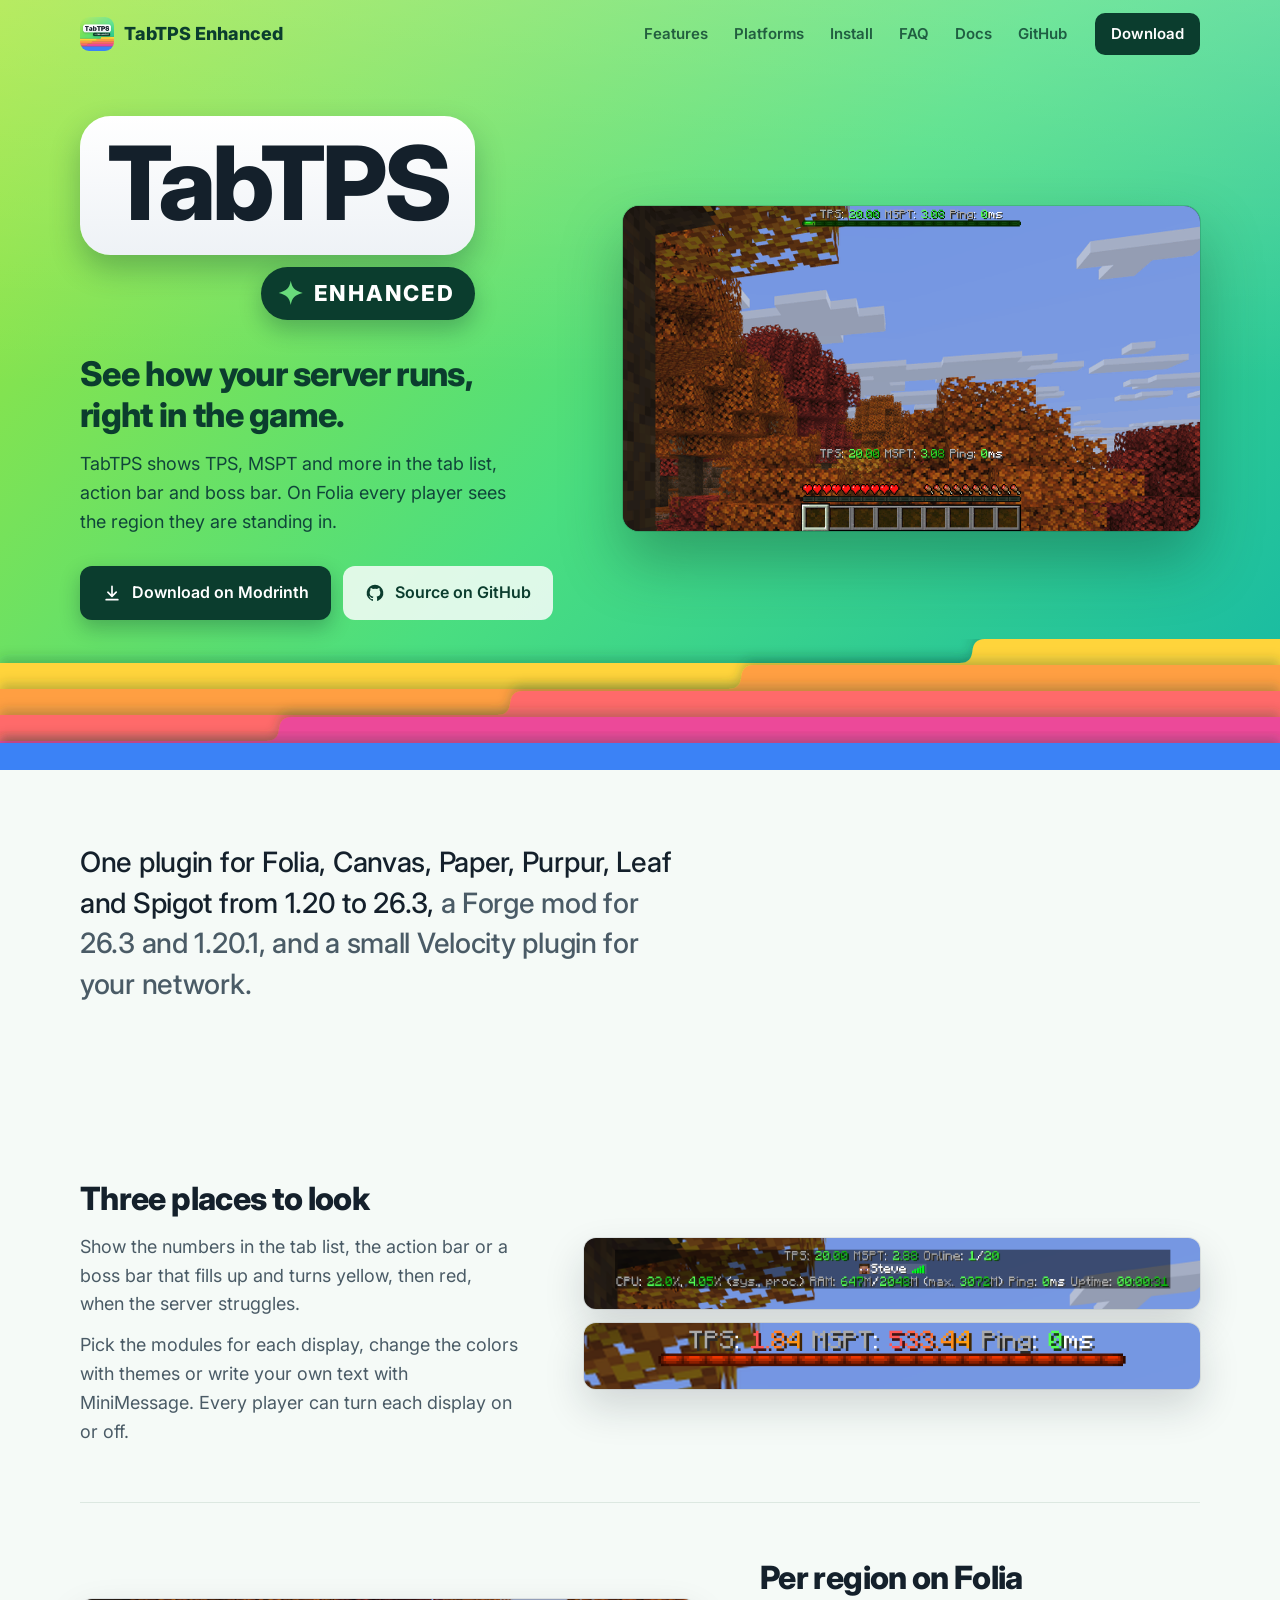
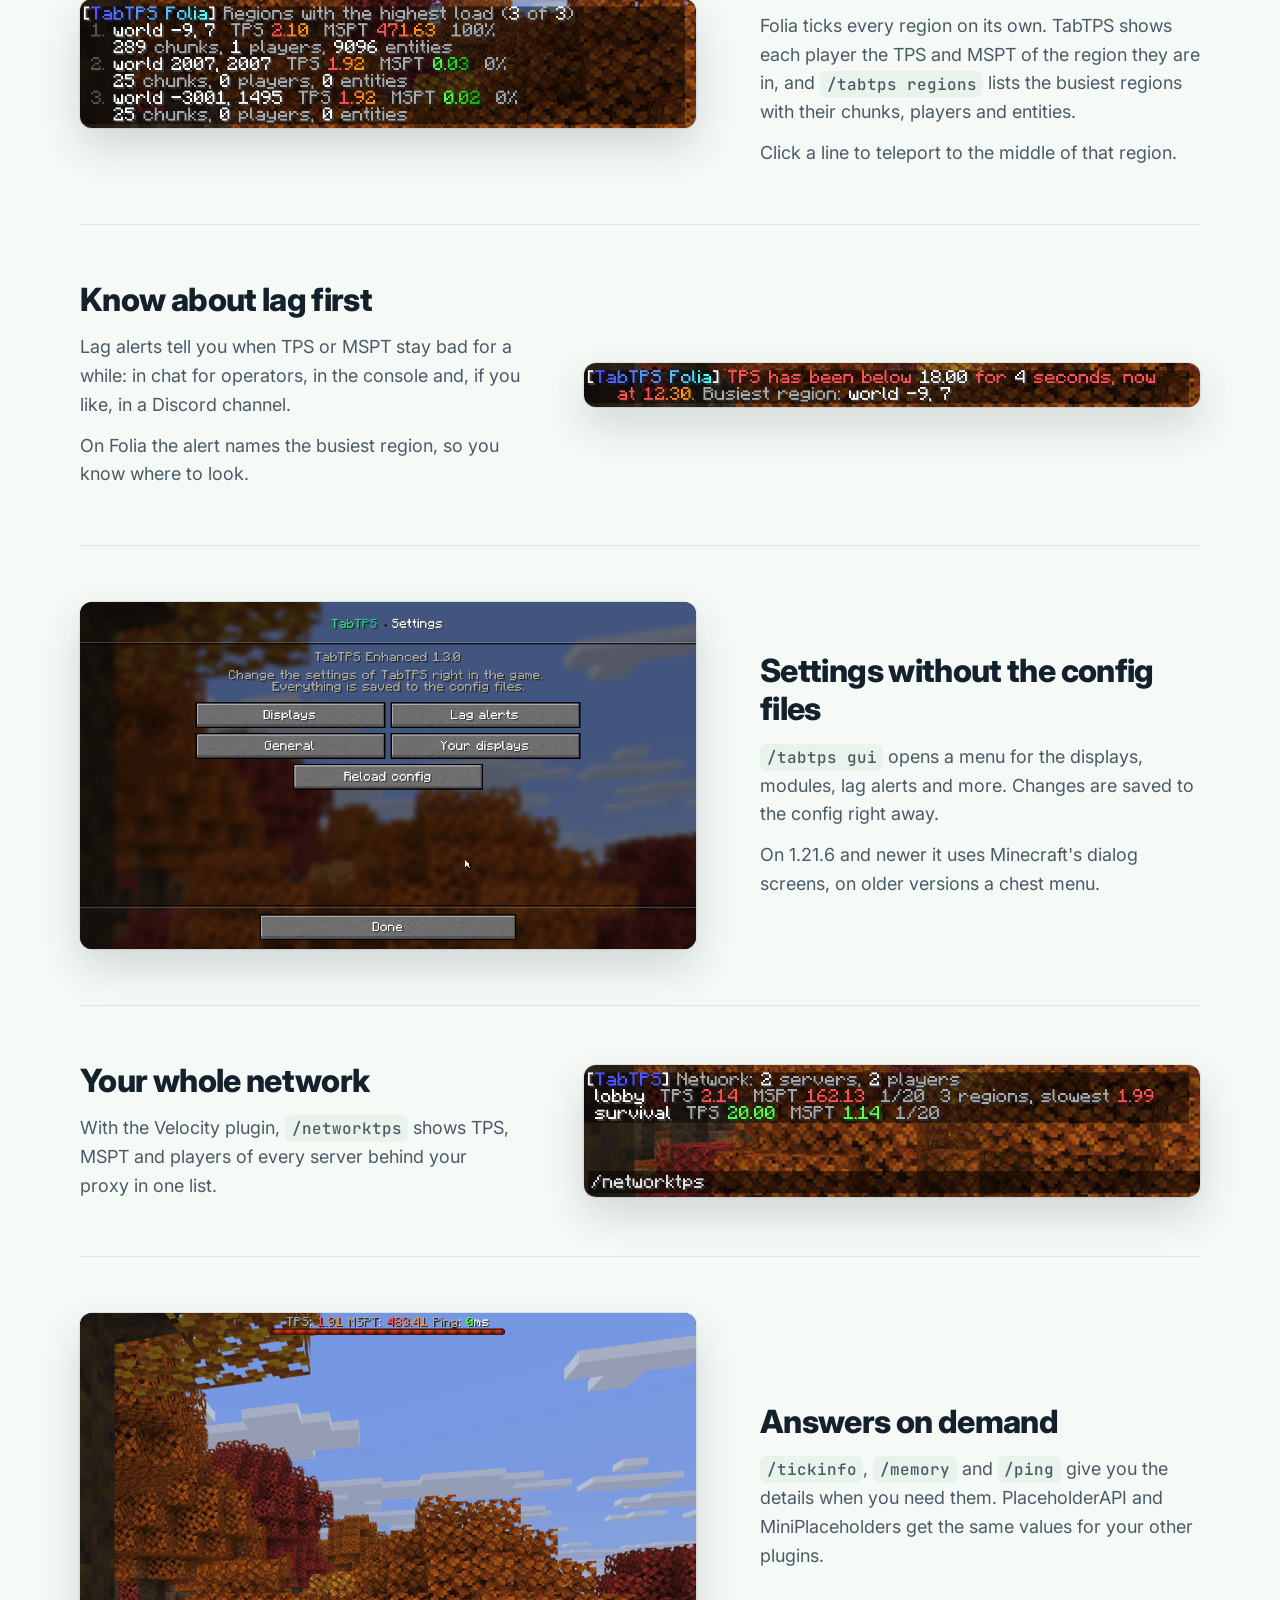
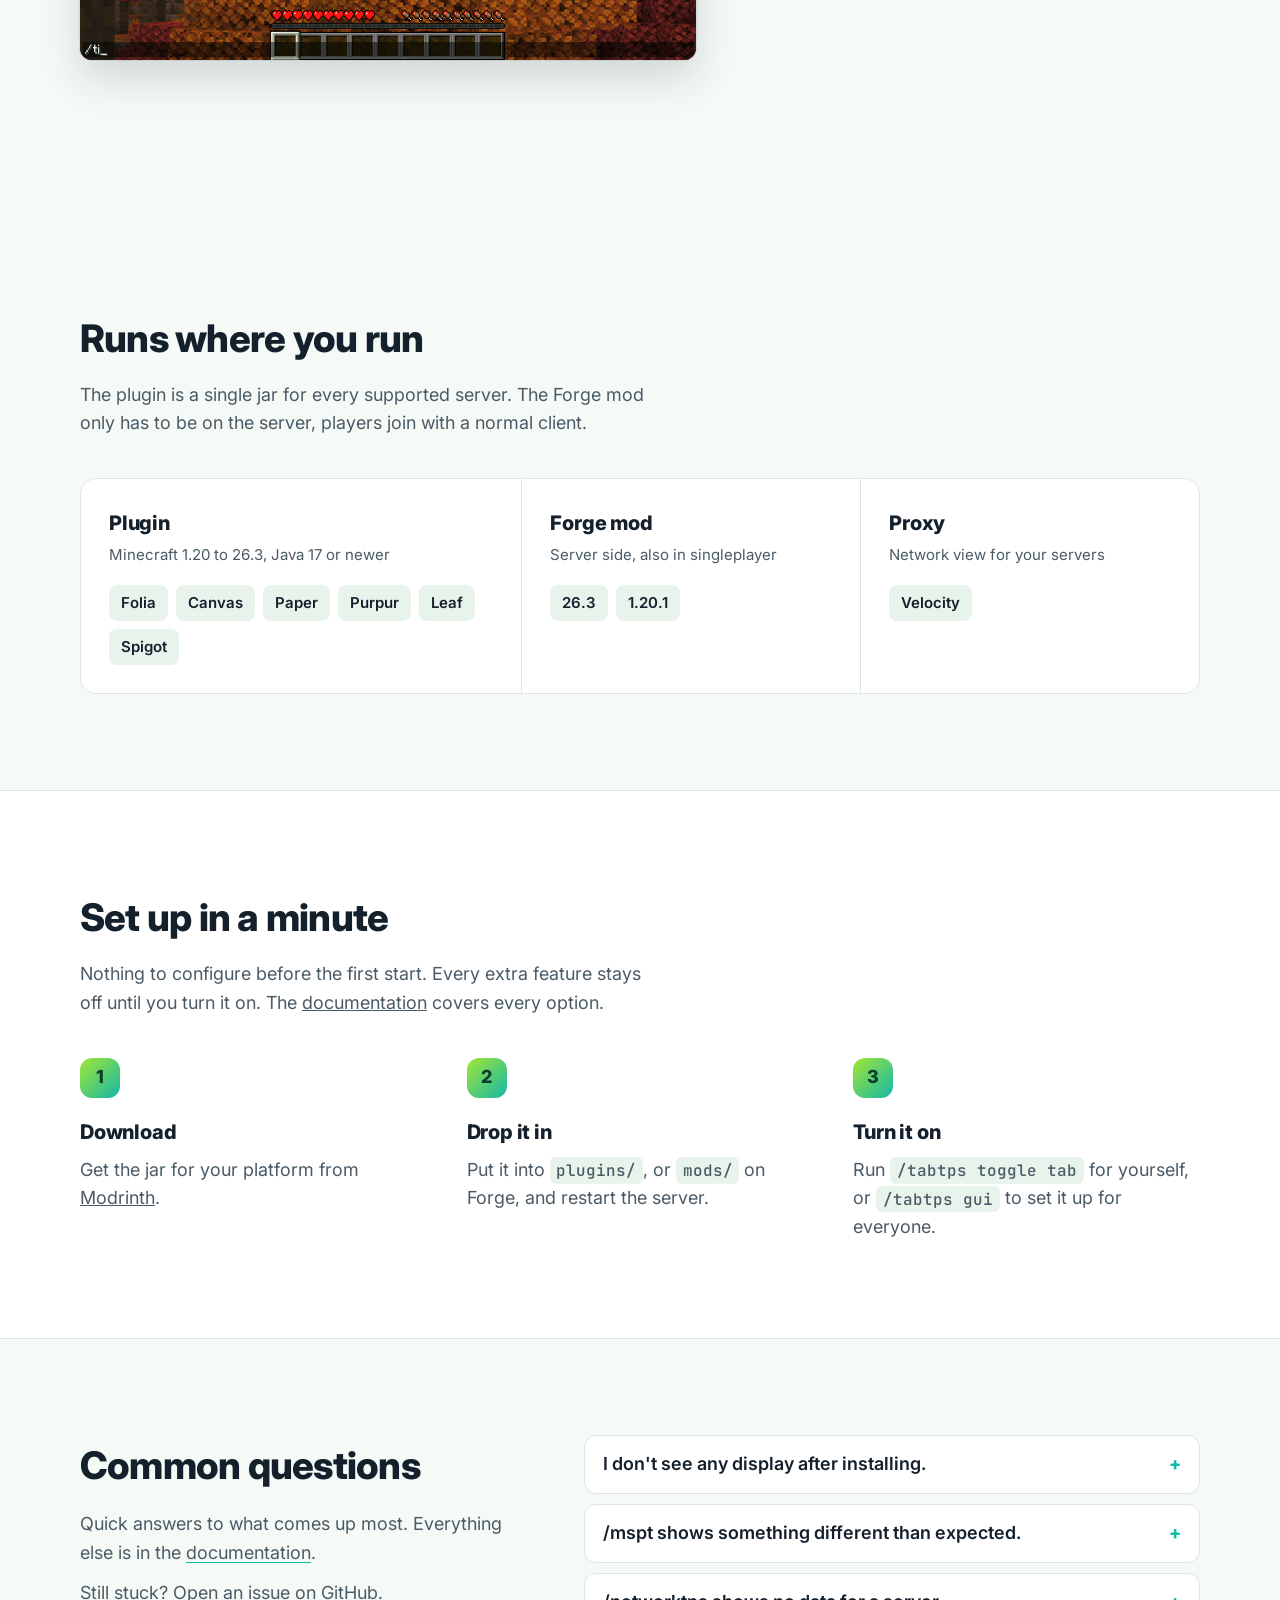
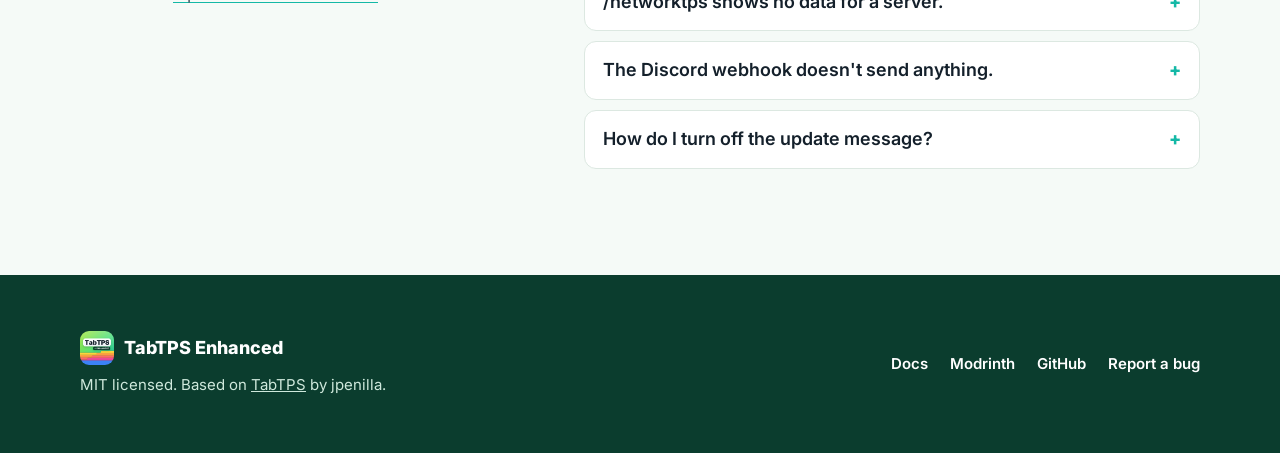
<file: docs/index.html>
<!doctype html>
<html lang="en">
<head>
<meta charset="utf-8">
<meta name="viewport" content="width=device-width, initial-scale=1">
<title>TabTPS Enhanced</title>
<meta name="description" content="TPS, MSPT and more in the tab list, action bar and boss bar. Per region on Folia. For Folia, Canvas, Paper, Purpur, Leaf, Spigot, Forge and Velocity.">
<meta property="og:title" content="TabTPS Enhanced">
<meta property="og:description" content="TPS, MSPT and more in the tab list, action bar and boss bar. Per region on Folia.">
<link rel="canonical" href="https://tabtps.mcbabel.de/">
<meta property="og:type" content="website">
<meta property="og:url" content="https://tabtps.mcbabel.de/">
<meta property="og:image" content="https://tabtps.mcbabel.de/media/banner-card.png">
<meta property="og:image:width" content="1400">
<meta property="og:image:height" content="700">
<meta name="twitter:card" content="summary_large_image">
<meta name="theme-color" content="#0B3D2E">
<link rel="icon" href="media/logo-128.png">
<link rel="preconnect" href="https://fonts.googleapis.com">
<link rel="preconnect" href="https://fonts.gstatic.com" crossorigin>
<link href="https://fonts.googleapis.com/css2?family=Inter:wght@400;500;600;800&family=JetBrains+Mono:wght@500&display=swap" rel="stylesheet">
<link rel="stylesheet" href="site.css">
</head>
<body>

<header class="topbar">
  <nav class="nav wrap" aria-label="Main">
    <a class="brand" href="#top"><img src="media/logo-128.png" alt=""><span>TabTPS Enhanced</span></a>
    <ul class="nav-links" id="nav-links">
      <li><a href="#features">Features</a></li>
      <li><a href="#platforms">Platforms</a></li>
      <li><a href="#install">Install</a></li>
      <li><a href="#faq">FAQ</a></li>
      <li><a href="/docs">Docs</a></li>
      <li><a href="https://github.com/MCbabel/TabTPS-Enhanced">GitHub</a></li>
      <li class="menu-only"><a href="https://modrinth.com/plugin/tabtps-folia">Download on Modrinth</a></li>
    </ul>
    <a class="nav-download" href="https://modrinth.com/plugin/tabtps-folia">Download</a>
    <button class="menu-toggle" type="button" aria-expanded="false" aria-controls="nav-links">Menu</button>
  </nav>
</header>

<div class="hero" id="top">
  <div class="wrap">
    <div class="hero-grid">
      <div class="hero-copy">
        <div class="mark" aria-label="TabTPS Enhanced">
          <span class="mark-card">TabTPS</span>
          <span class="mark-pill">
            <svg viewBox="0 0 32 32" aria-hidden="true"><path fill="#69DB7C" d="M16 1C17.6 9.6 20.6 12.6 30 15 20.6 17.4 17.6 20.4 16 29 14.4 20.4 11.4 17.4 2 15 11.4 12.6 14.4 9.6 16 1Z"/></svg>
            ENHANCED
          </span>
        </div>
        <h1>See how your server runs, right in the game.</h1>
        <p class="lead">TabTPS shows TPS, MSPT and more in the tab list, action bar and boss bar. On Folia every player sees the region they are standing in.</p>
        <div class="actions">
          <a class="button primary" href="https://modrinth.com/plugin/tabtps-folia">
            <svg viewBox="0 0 24 24" aria-hidden="true"><path fill="currentColor" d="M12 3a1 1 0 0 1 1 1v9.59l3.3-3.3a1 1 0 1 1 1.4 1.42l-5 5a1 1 0 0 1-1.4 0l-5-5a1 1 0 0 1 1.4-1.42l3.3 3.3V4a1 1 0 0 1 1-1ZM5 19h14a1 1 0 1 1 0 2H5a1 1 0 1 1 0-2Z"/></svg>
            Download on Modrinth
          </a>
          <a class="button secondary" href="https://github.com/MCbabel/TabTPS-Enhanced">
            <svg viewBox="0 0 24 24" aria-hidden="true"><path fill="currentColor" d="M12 2a10 10 0 0 0-3.16 19.49c.5.09.68-.22.68-.48v-1.7c-2.78.6-3.37-1.34-3.37-1.34-.46-1.16-1.11-1.47-1.11-1.47-.9-.62.07-.6.07-.6 1 .07 1.53 1.03 1.53 1.03.89 1.53 2.34 1.09 2.91.83.09-.65.35-1.09.63-1.34-2.22-.25-4.55-1.11-4.55-4.94 0-1.09.39-1.98 1.03-2.68-.1-.25-.45-1.27.1-2.65 0 0 .84-.27 2.75 1.02a9.5 9.5 0 0 1 5 0c1.91-1.29 2.75-1.02 2.75-1.02.55 1.38.2 2.4.1 2.65.64.7 1.03 1.59 1.03 2.68 0 3.84-2.34 4.68-4.57 4.93.36.31.68.92.68 1.85v2.74c0 .27.18.58.69.48A10 10 0 0 0 12 2Z"/></svg>
            Source on GitHub
          </a>
        </div>
      </div>
      <div class="screen">
        <img src="media/showcase.gif" width="960" height="540" alt="The boss bar, action bar and tab list showing TPS and MSPT while a server lags and recovers">
      </div>
    </div>
  </div>

  <svg class="bands" viewBox="0 0 1440 132" preserveAspectRatio="none" aria-hidden="true">
    <defs>
      <filter id="lift" x="-5%" y="-40%" width="110%" height="180%">
        <feDropShadow dx="0" dy="-5" stdDeviation="6" flood-color="#0B3D2E" flood-opacity="0.25"/>
      </filter>
    </defs>
    <path filter="url(#lift)" fill="#FFD43B" d="M0 24H1080Q1094 24 1094 10V14Q1094 0 1108 0H1440V132H0Z"/>
    <path filter="url(#lift)" fill="#FF9F43" d="M0 50H820Q834 50 834 36V40Q834 26 848 26H1440V132H0Z"/>
    <path filter="url(#lift)" fill="#FF6B6B" d="M0 76H560Q574 76 574 62V66Q574 52 588 52H1440V132H0Z"/>
    <path filter="url(#lift)" fill="#EC4899" d="M0 102H300Q314 102 314 88V92Q314 78 328 78H1440V132H0Z"/>
    <path filter="url(#lift)" fill="#3B82F6" d="M0 104H1440V132H0Z"/>
  </svg>
</div>

<main>
  <div class="intro wrap">
    <p>One plugin for Folia, Canvas, Paper, Purpur, Leaf and Spigot from 1.20 to 26.3, <span>a Forge mod for 26.3 and 1.20.1, and a small Velocity plugin for your network.</span></p>
  </div>

  <section id="features" class="wrap" aria-label="Features">
    <article class="feature">
      <div class="copy">
        <h2>Three places to look</h2>
        <p>Show the numbers in the tab list, the action bar or a boss bar that fills up and turns yellow, then red, when the server struggles.</p>
        <p>Pick the modules for each display, change the colors with themes or write your own text with MiniMessage. Every player can turn each display on or off.</p>
      </div>
      <div>
        <img class="shot" src="media/tab-list.png" width="1431" height="165" alt="Tab list with TPS, MSPT, players, CPU, memory, ping and uptime" loading="lazy">
        <img class="shot" src="media/boss-bar-lag.png" width="720" height="78" alt="Red boss bar while the server lags" loading="lazy">
      </div>
    </article>

    <article class="feature flip">
      <div class="copy">
        <h2>Per region on Folia</h2>
        <p>Folia ticks every region on its own. TabTPS shows each player the TPS and MSPT of the region they are in, and <code>/tabtps regions</code> lists the busiest regions with their chunks, players and entities.</p>
        <p>Click a line to teleport to the middle of that region.</p>
      </div>
      <img class="shot" src="media/regions.png" width="990" height="207" alt="List of regions sorted by load, the first one at 100 percent with 9096 entities" loading="lazy">
    </article>

    <article class="feature">
      <div class="copy">
        <h2>Know about lag first</h2>
        <p>Lag alerts tell you when TPS or MSPT stay bad for a while: in chat for operators, in the console and, if you like, in a Discord channel.</p>
        <p>On Folia the alert names the busiest region, so you know where to look.</p>
      </div>
      <img class="shot" src="media/lag-alert.png" width="990" height="72" alt="Chat message: TPS has been below 18 for 4 seconds, busiest region world -9, 7" loading="lazy">
    </article>

    <article class="feature flip">
      <div class="copy">
        <h2>Settings without the config files</h2>
        <p><code>/tabtps gui</code> opens a menu for the displays, modules, lag alerts and more. Changes are saved to the config right away.</p>
        <p>On 1.21.6 and newer it uses Minecraft's dialog screens, on older versions a chest menu.</p>
      </div>
      <img class="shot" src="media/gui.gif" width="960" height="540" alt="Clicking through the settings menu: displays, header modules, lag alerts and saving" loading="lazy">
    </article>

    <article class="feature">
      <div class="copy">
        <h2>Your whole network</h2>
        <p>With the Velocity plugin, <code>/networktps</code> shows TPS, MSPT and players of every server behind your proxy in one list.</p>
      </div>
      <img class="shot" src="media/network.png" width="990" height="213" alt="Network list with the lobby lagging in red and survival at 20 TPS" loading="lazy">
    </article>

    <article class="feature flip">
      <div class="copy">
        <h2>Answers on demand</h2>
        <p><code>/tickinfo</code>, <code>/memory</code> and <code>/ping</code> give you the details when you need them. PlaceholderAPI and MiniPlaceholders get the same values for your other plugins.</p>
      </div>
      <img class="shot" src="media/commands.gif" width="960" height="540" alt="Typing /tickinfo, /tabtps regions and /memory in chat" loading="lazy">
    </article>
  </section>

  <section id="platforms" class="platforms" aria-labelledby="platforms-title">
    <div class="wrap">
      <h2 id="platforms-title">Runs where you run</h2>
      <p>The plugin is a single jar for every supported server. The Forge mod only has to be on the server, players join with a normal client.</p>
      <div class="platform-list">
        <div>
          <h3>Plugin</h3>
          <p class="meta">Minecraft 1.20 to 26.3, Java 17 or newer</p>
          <ul><li>Folia</li><li>Canvas</li><li>Paper</li><li>Purpur</li><li>Leaf</li><li>Spigot</li></ul>
        </div>
        <div>
          <h3>Forge mod</h3>
          <p class="meta">Server side, also in singleplayer</p>
          <ul><li>26.3</li><li>1.20.1</li></ul>
        </div>
        <div>
          <h3>Proxy</h3>
          <p class="meta">Network view for your servers</p>
          <ul><li>Velocity</li></ul>
        </div>
      </div>
    </div>
  </section>

  <section id="install" class="install" aria-labelledby="install-title">
    <div class="wrap">
      <h2 id="install-title">Set up in a minute</h2>
      <p>Nothing to configure before the first start. Every extra feature stays off until you turn it on. The <a href="/docs">documentation</a> covers every option.</p>
      <ol class="steps">
        <li>
          <h3>Download</h3>
          <p>Get the jar for your platform from <a href="https://modrinth.com/plugin/tabtps-folia">Modrinth</a>.</p>
        </li>
        <li>
          <h3>Drop it in</h3>
          <p>Put it into <code>plugins/</code>, or <code>mods/</code> on Forge, and restart the server.</p>
        </li>
        <li>
          <h3>Turn it on</h3>
          <p>Run <code>/tabtps toggle tab</code> for yourself, or <code>/tabtps gui</code> to set it up for everyone.</p>
        </li>
      </ol>
    </div>
  </section>
  <section id="faq" class="faq-section" aria-labelledby="faq-title">
    <div class="wrap faq-grid">
      <div class="faq-intro">
        <h2 id="faq-title">Common questions</h2>
        <p>Quick answers to what comes up most. Everything else is in the <a href="/docs">documentation</a>.</p>
        <p class="faq-more">Still stuck? <a href="https://github.com/MCbabel/TabTPS-Enhanced/issues">Open an issue on GitHub</a>.</p>
      </div>
      <div class="faq-list">
        <details class="faq">
          <summary>I don't see any display after installing.</summary>
          <p>Displays start turned off. Run <code>/tabtps toggle tab</code>, or set <code>enable-on-login=true</code> in your display config to turn them on for everyone who joins.</p>
        </details>
        <details class="faq">
          <summary>/mspt shows something different than expected.</summary>
          <p>On Paper-based servers <code>/mspt</code> belongs to Paper. Use <code>/tickinfo</code> for TabTPS' overview.</p>
        </details>
        <details class="faq">
          <summary>/networktps shows no data for a server.</summary>
          <p>Check that <code>send-stats-to-proxy=true</code> is set on that server and that at least one player is online there. Data travels through a player's connection. Forge servers do not send data yet.</p>
        </details>
        <details class="faq">
          <summary>The Discord webhook doesn't send anything.</summary>
          <p>Make sure the URL starts with <code>https://discord.com/api/webhooks/</code>. Other addresses are ignored, and the console says so.</p>
        </details>
        <details class="faq">
          <summary>How do I turn off the update message?</summary>
          <p>Set <code>update-notify-on-join=false</code> in <code>main.conf</code>, or <code>update-checker=false</code> to skip the check entirely.</p>
        </details>
      </div>
    </div>
  </section>
</main>

<footer>
  <div class="wrap">
    <div>
      <a class="brand" href="#top"><img src="media/logo-128.png" alt="">TabTPS Enhanced</a>
      <p>MIT licensed. Based on <a href="https://github.com/jpenilla/TabTPS">TabTPS</a> by jpenilla.</p>
    </div>
    <nav aria-label="Links">
      <a href="/docs">Docs</a>
      <a href="https://modrinth.com/plugin/tabtps-folia">Modrinth</a>
      <a href="https://github.com/MCbabel/TabTPS-Enhanced">GitHub</a>
      <a href="https://github.com/MCbabel/TabTPS-Enhanced/issues">Report a bug</a>
    </nav>
  </div>
</footer>

<dialog class="viewer" aria-label="Enlarged image">
  <button class="close" type="button" aria-label="Close">&times;</button>
  <div class="frame"><img alt=""></div>
  <p></p>
</dialog>

<script src="site.js"></script>

</body>
</html>
</file>
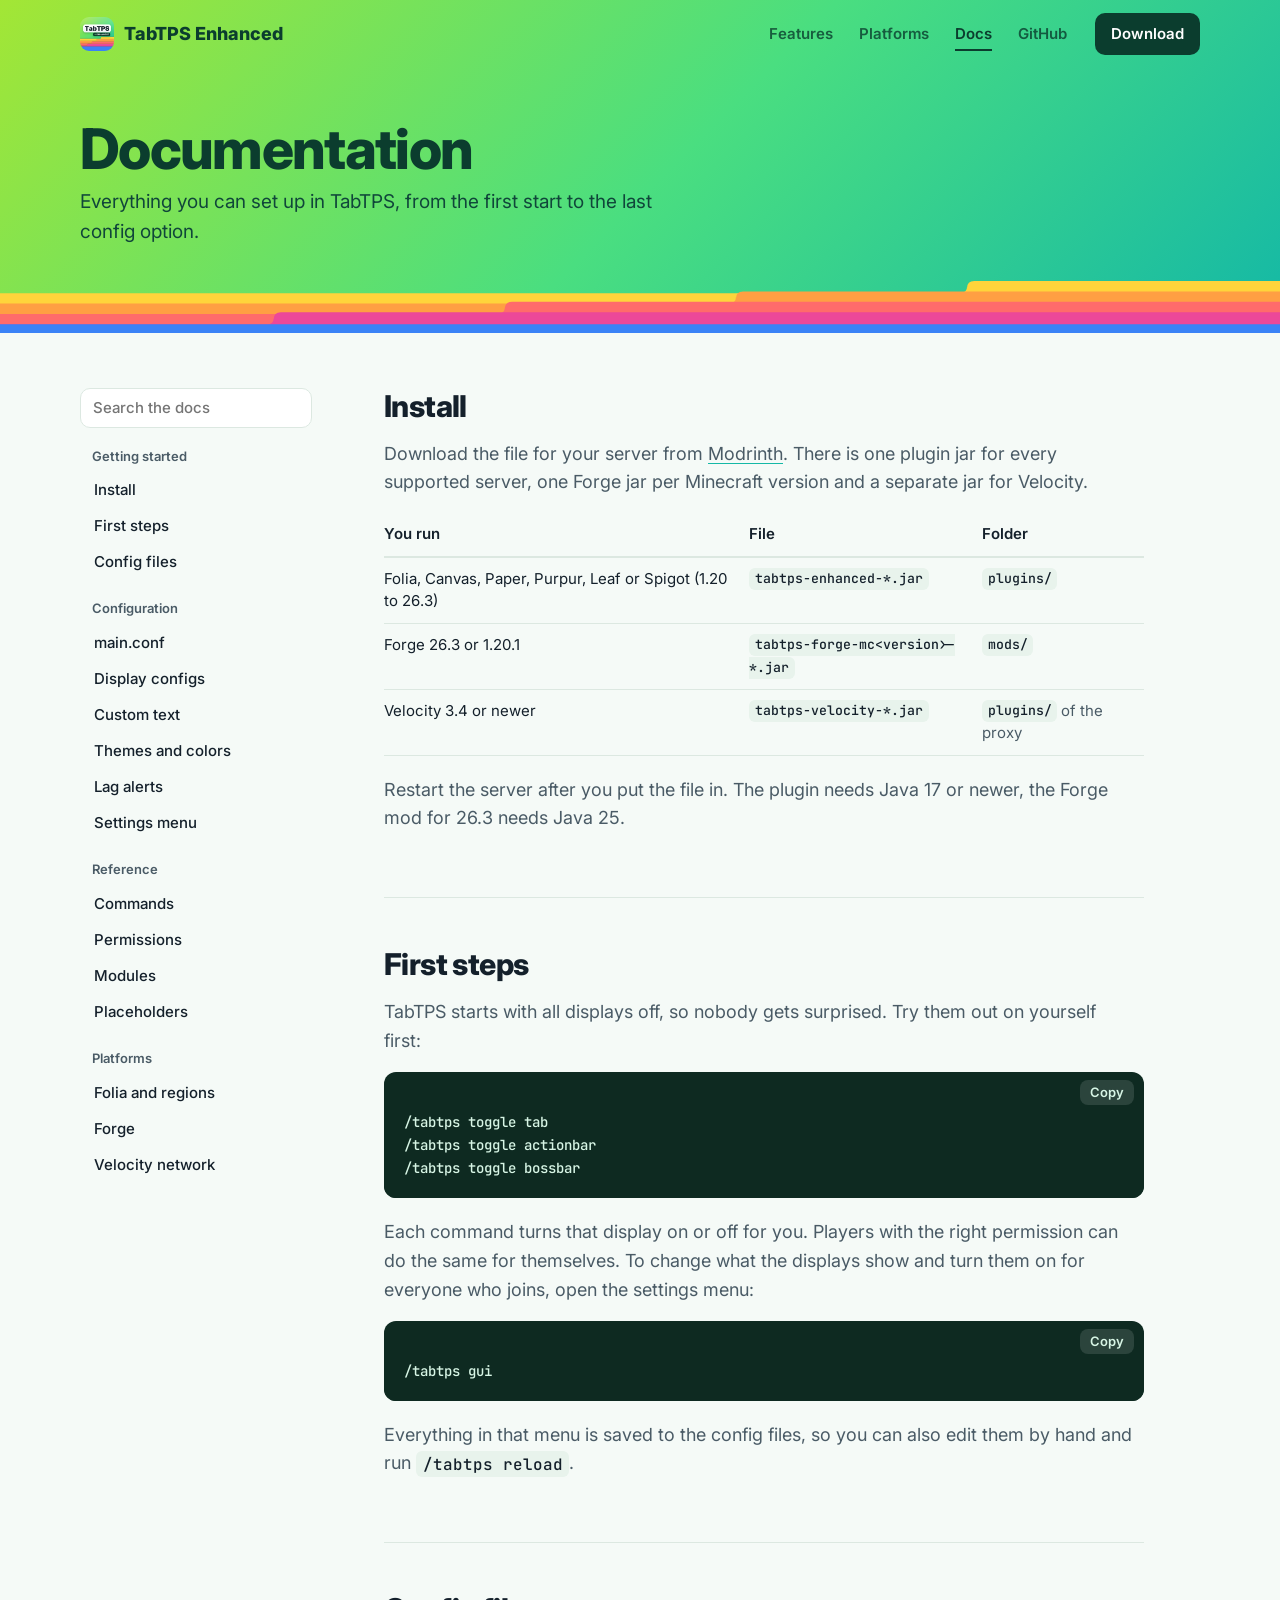
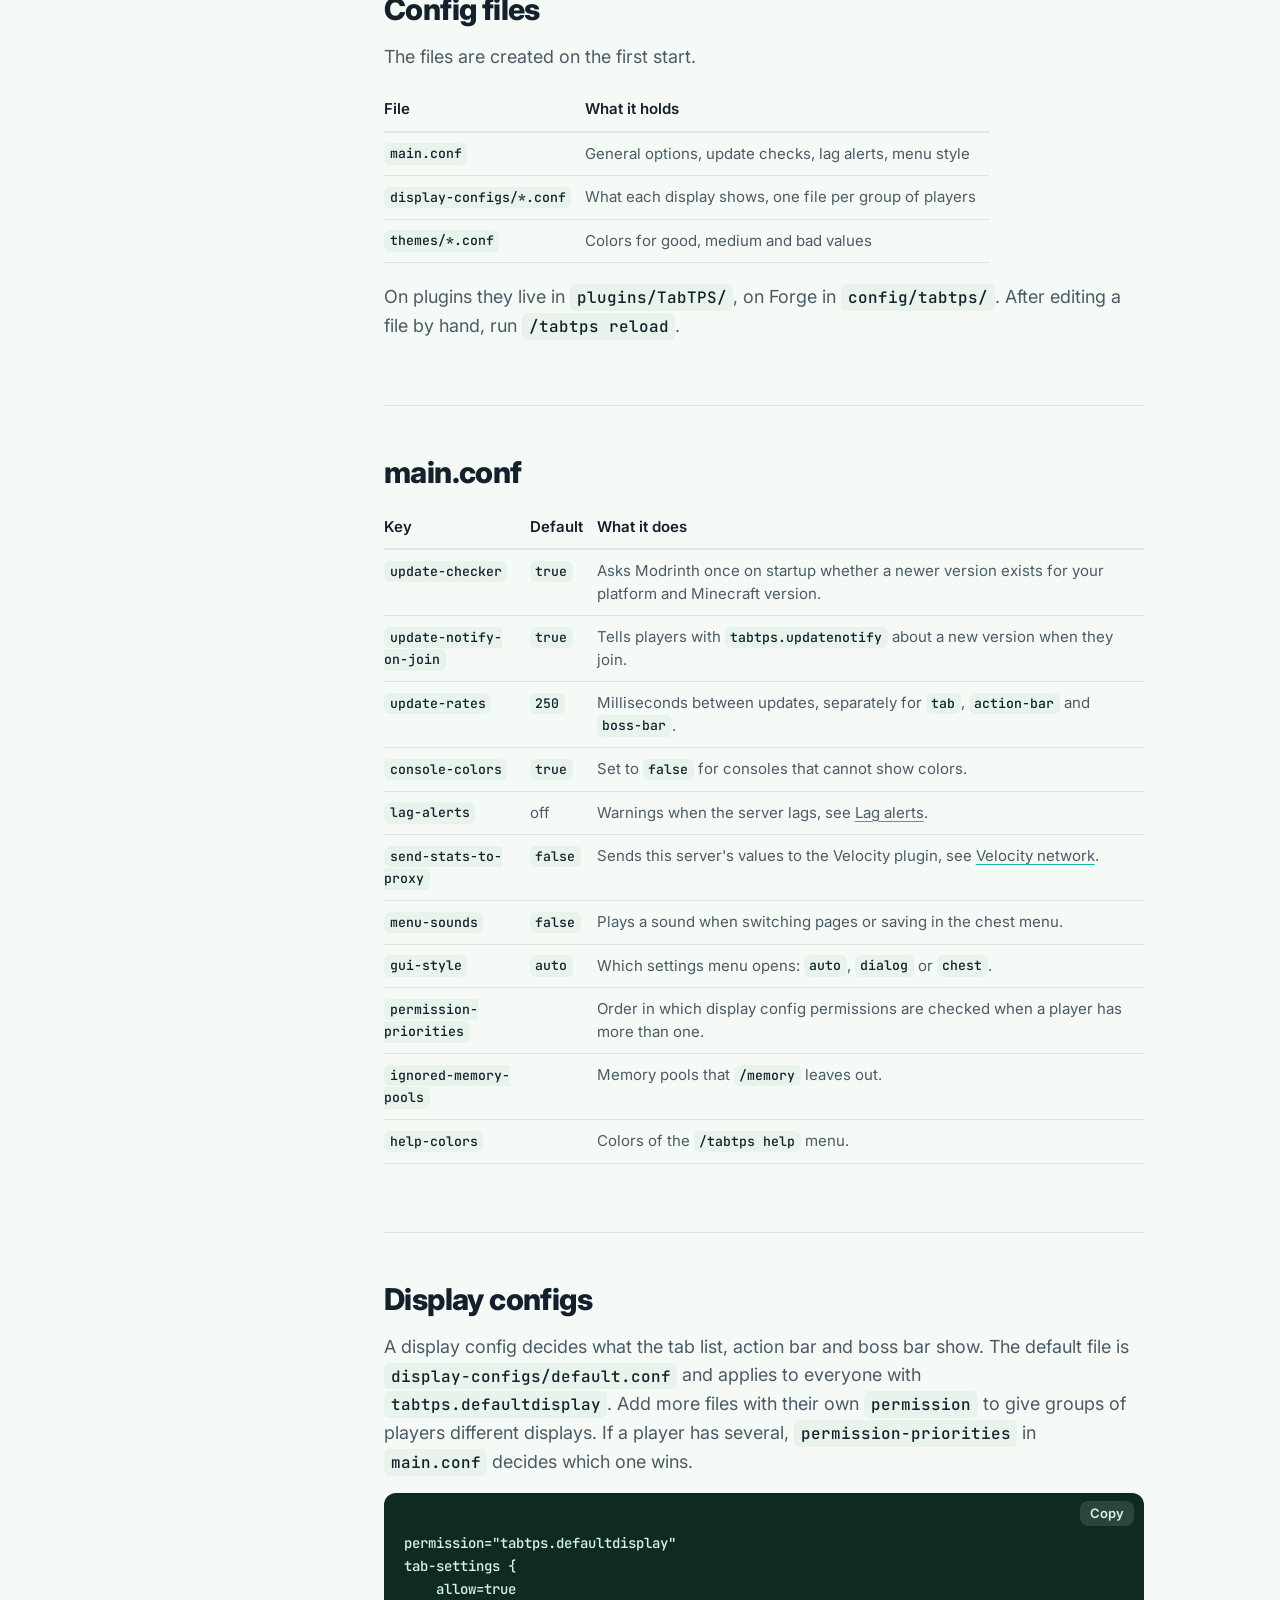
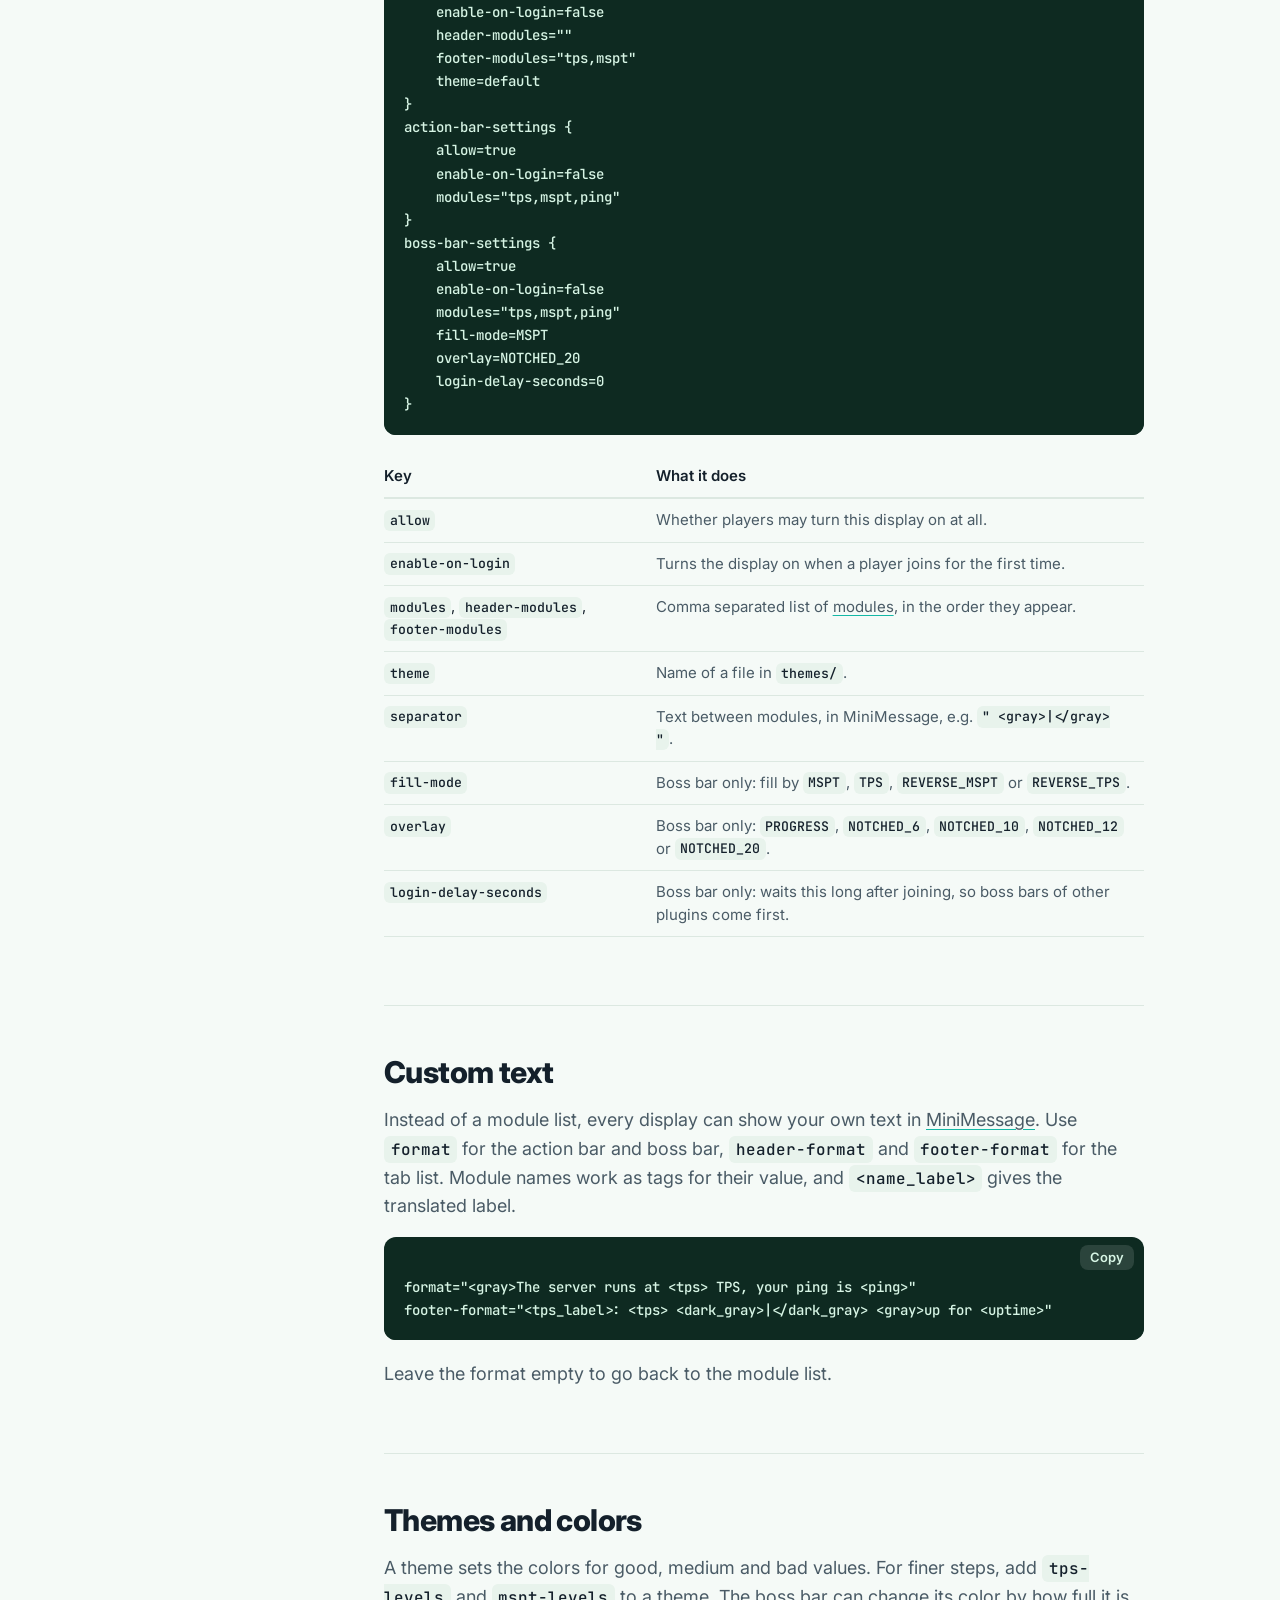
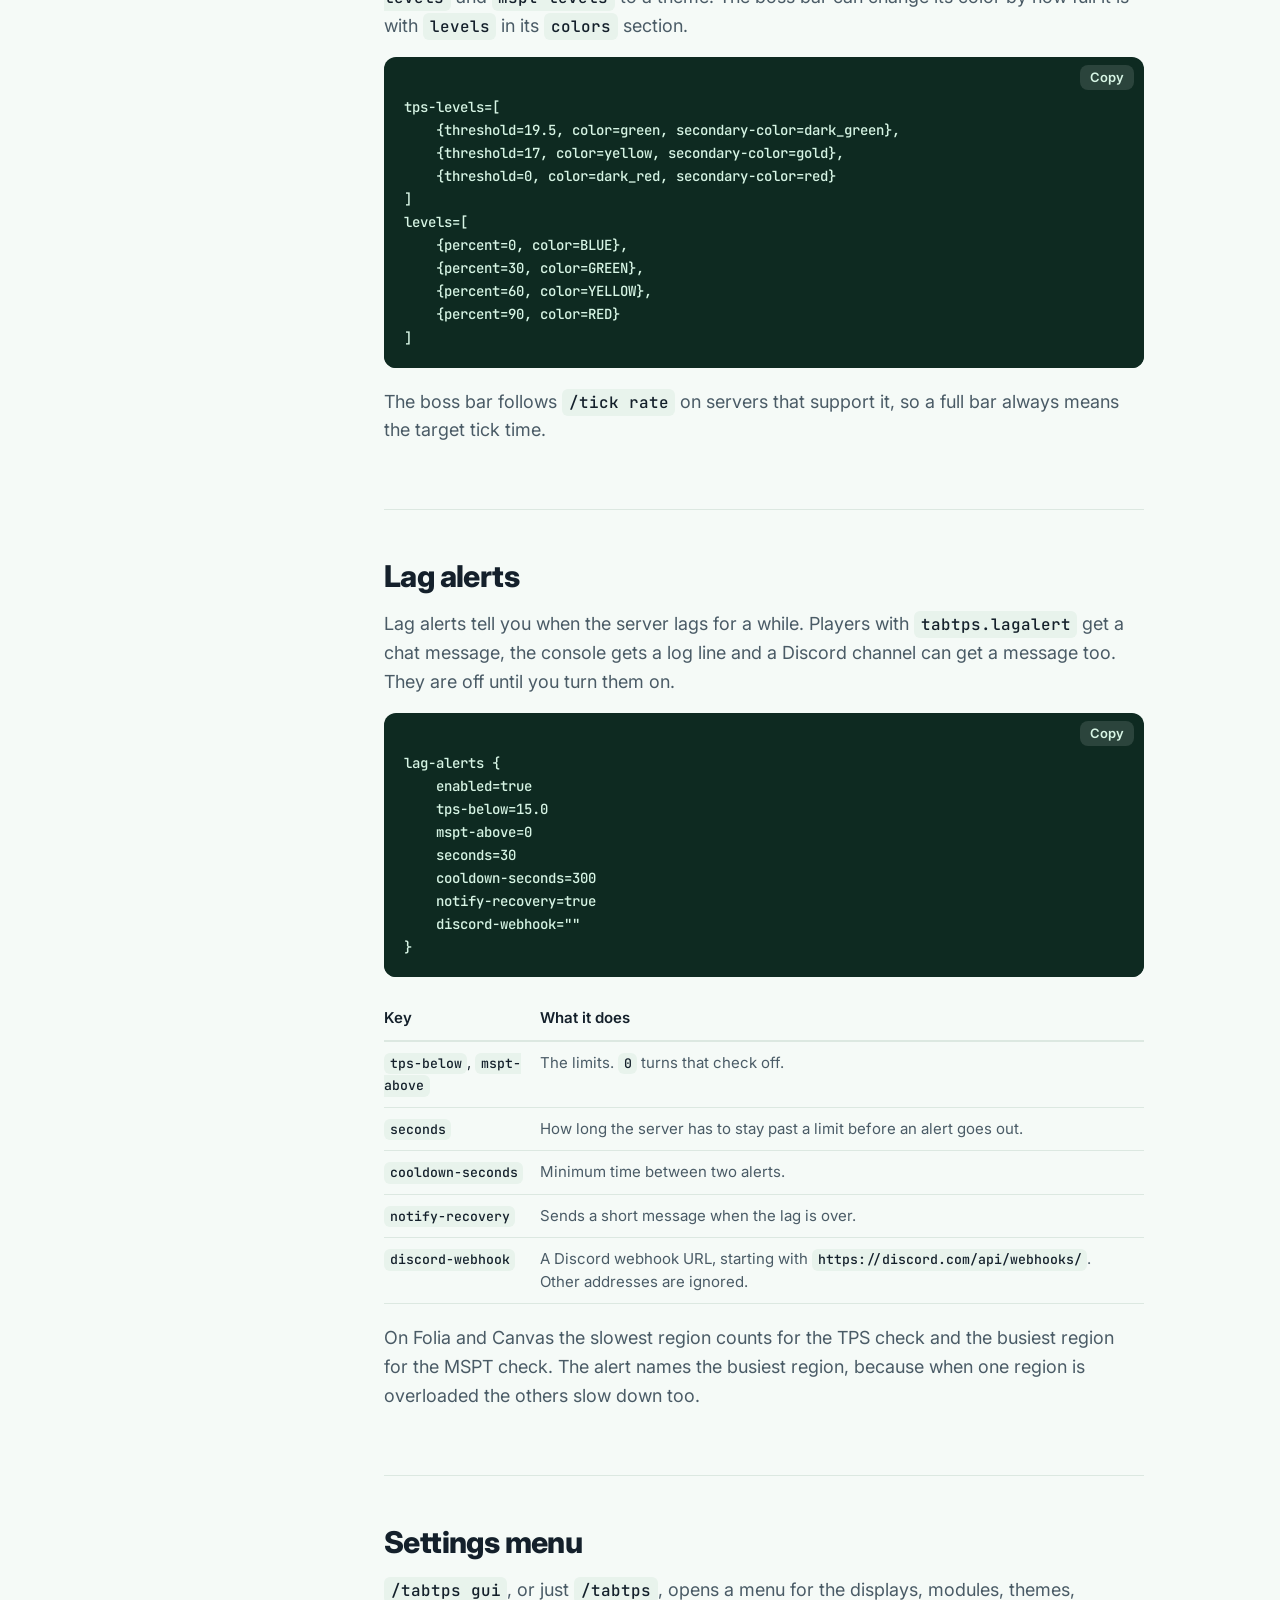
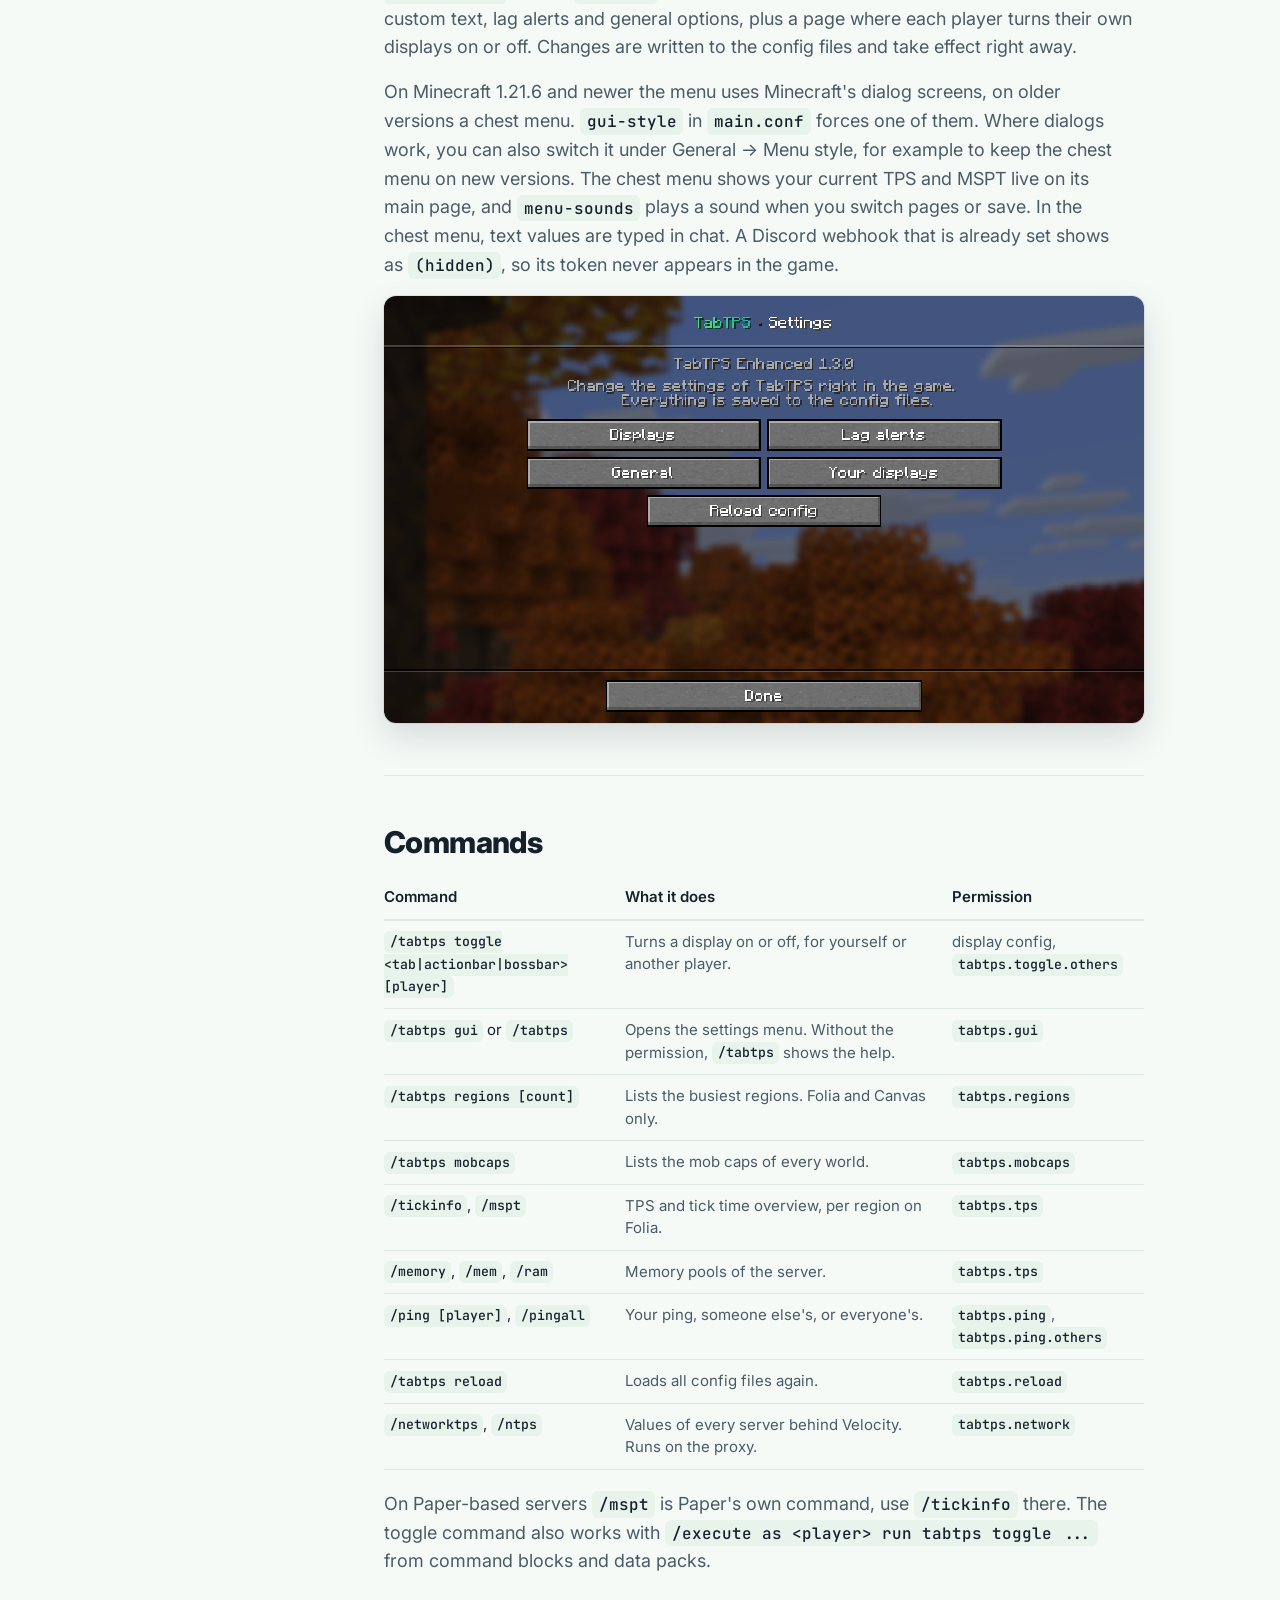
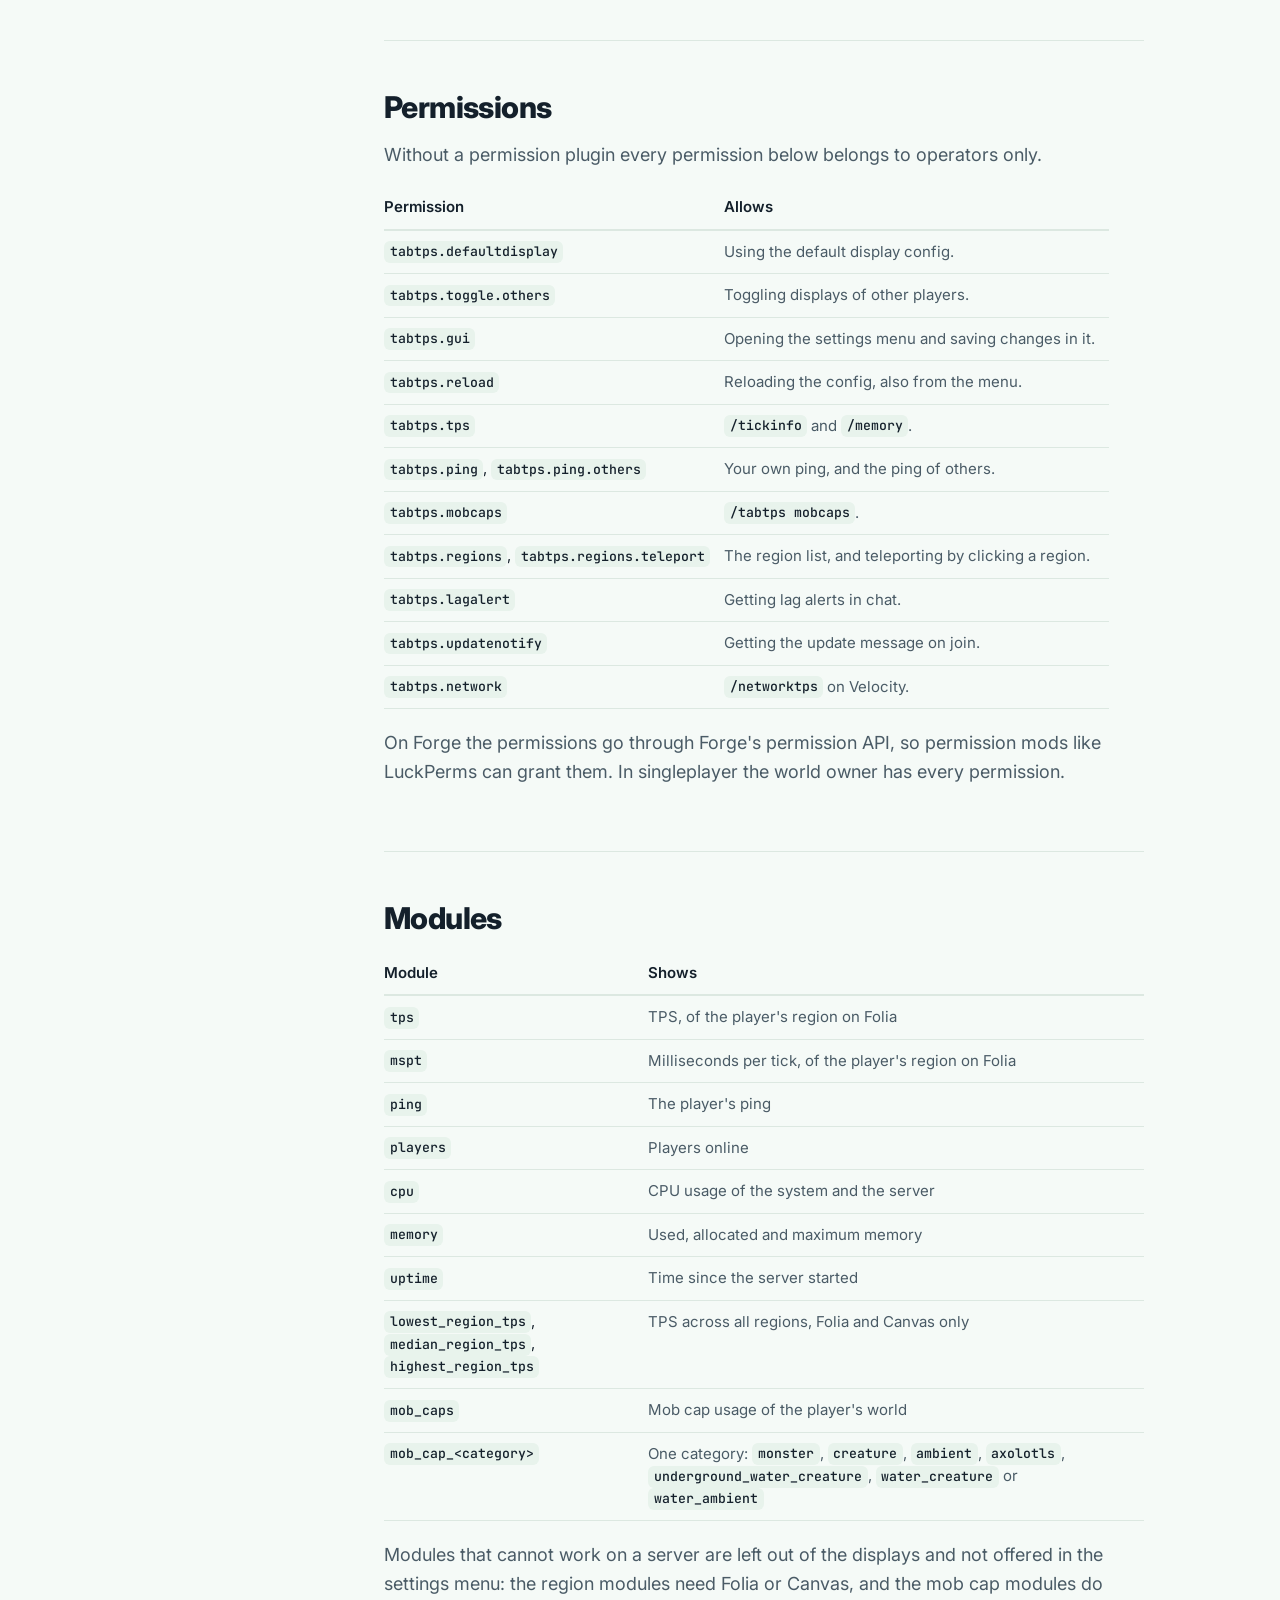
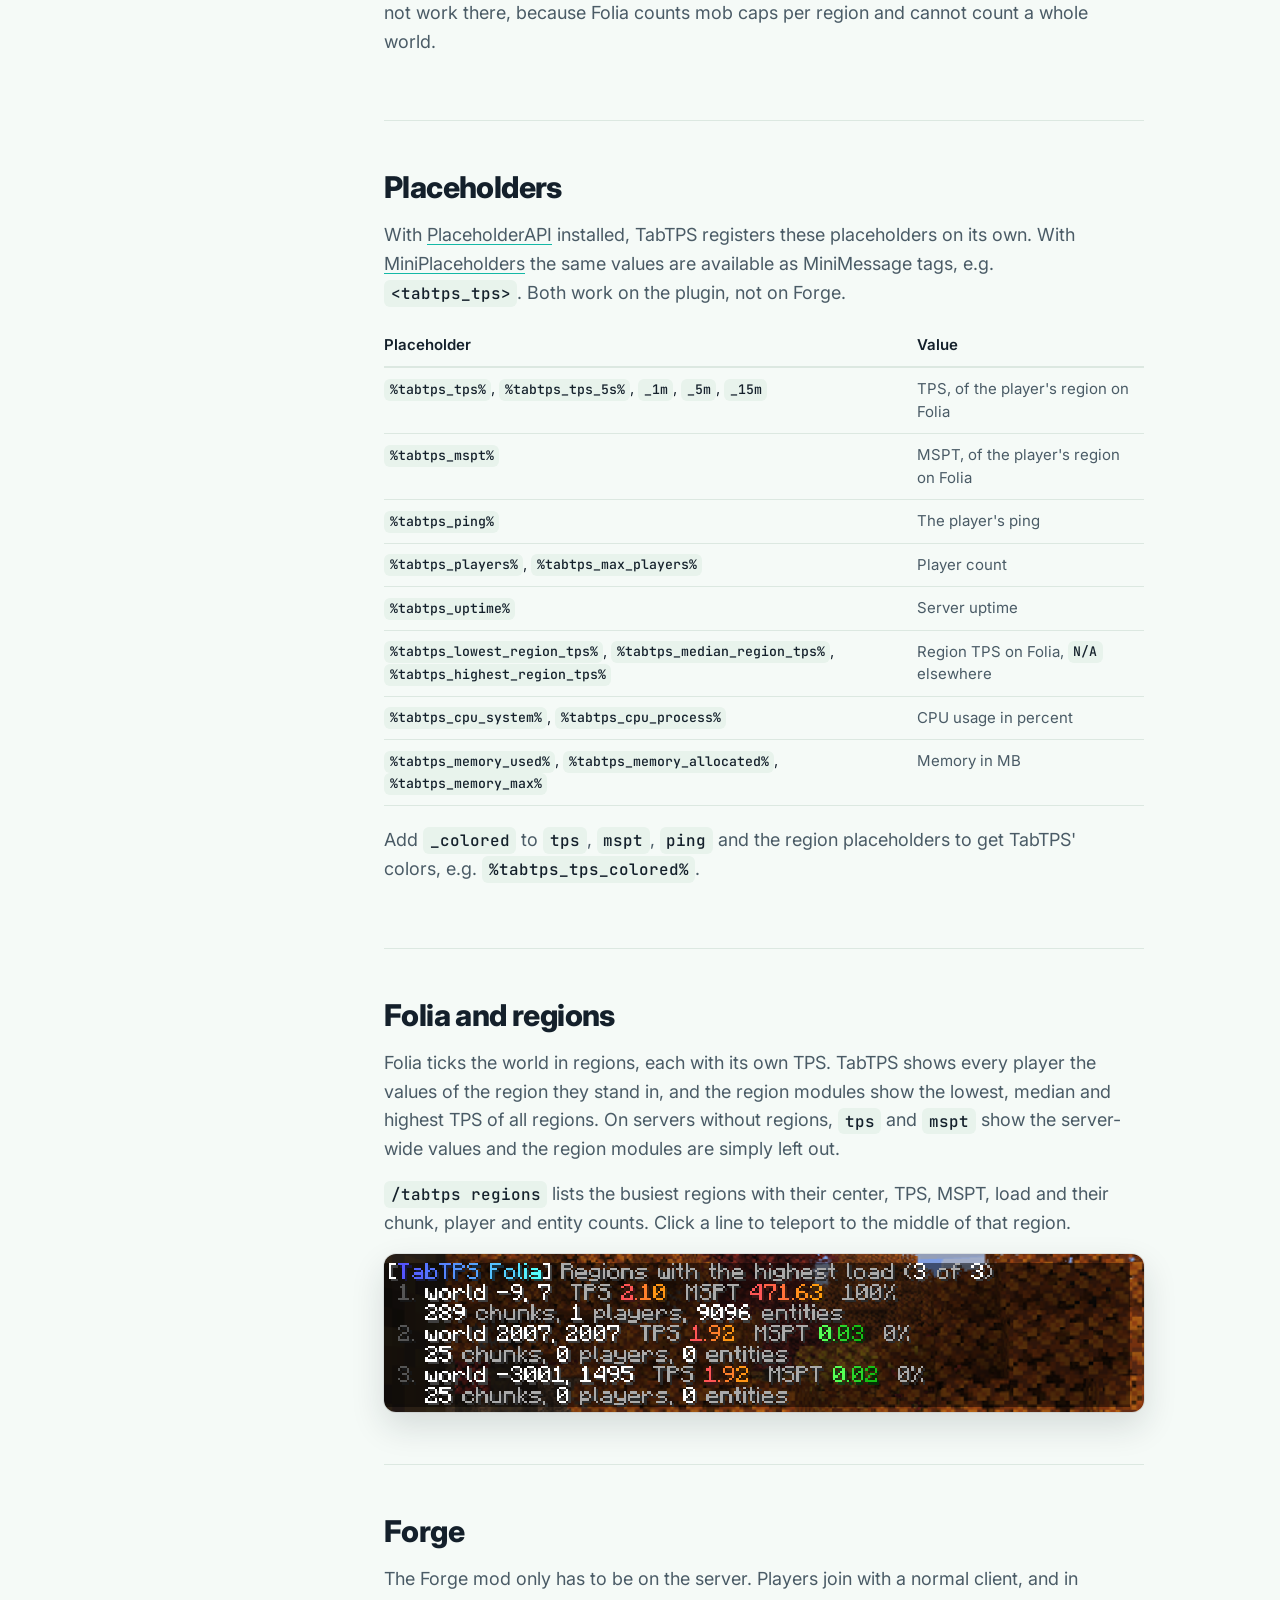
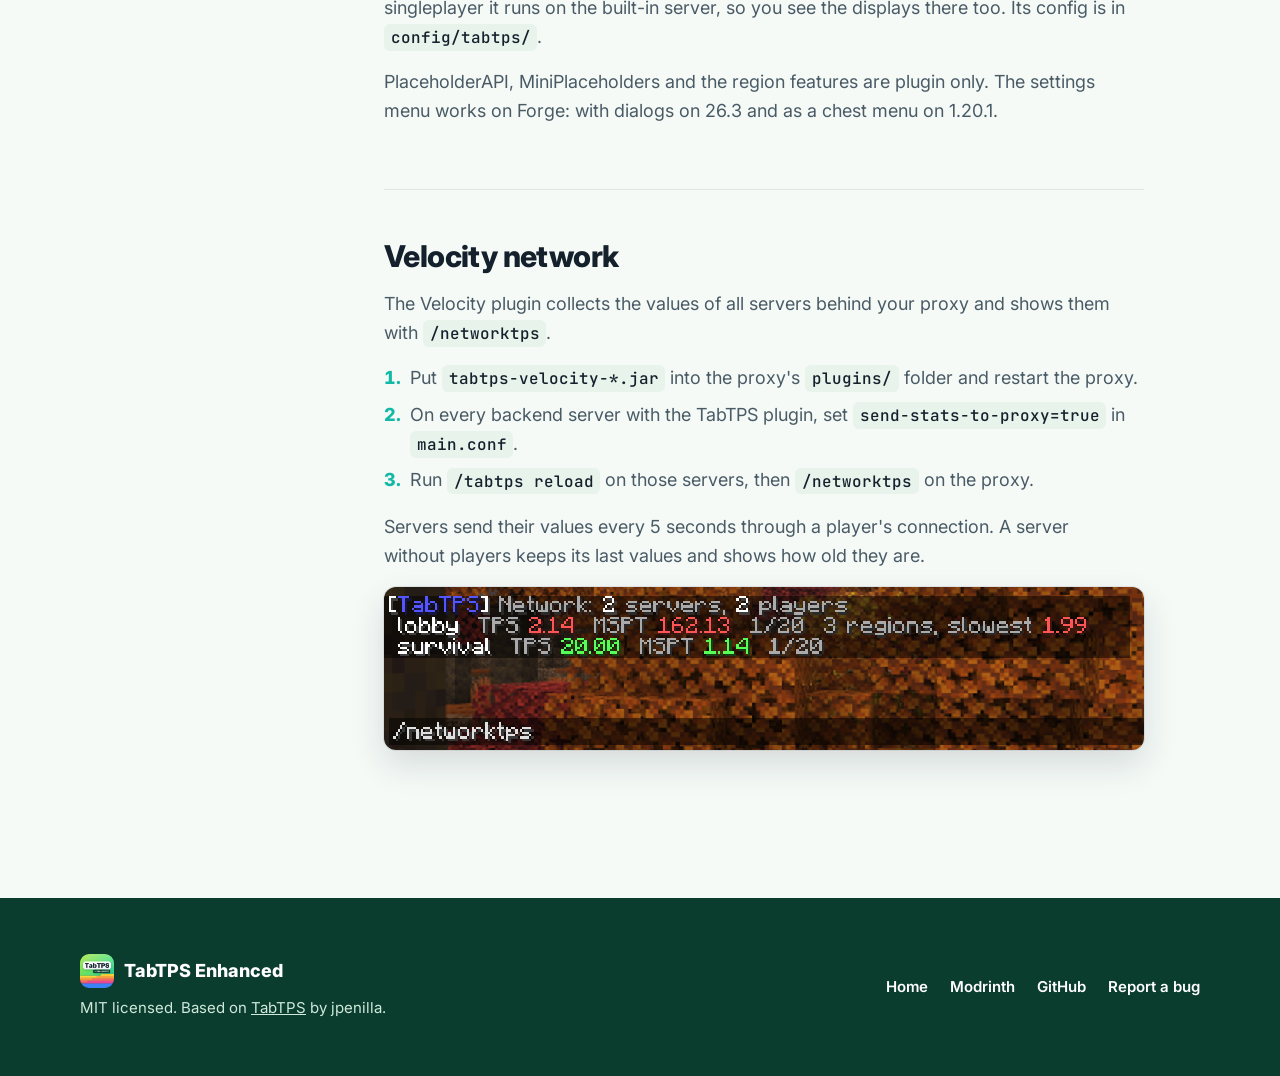
<file: docs/docs.html>
<!doctype html>
<html lang="en">
<head>
<meta charset="utf-8">
<meta name="viewport" content="width=device-width, initial-scale=1">
<title>TabTPS Docs</title>
<meta name="description" content="How to install, configure and use TabTPS Enhanced: displays, modules, lag alerts, the settings menu, commands, permissions and placeholders.">
<link rel="canonical" href="https://tabtps.mcbabel.de/docs">
<meta property="og:type" content="website">
<meta property="og:title" content="TabTPS Docs">
<meta property="og:description" content="How to install, configure and use TabTPS Enhanced.">
<meta property="og:url" content="https://tabtps.mcbabel.de/docs">
<meta property="og:image" content="https://tabtps.mcbabel.de/media/banner-card.png">
<meta property="og:image:width" content="1400">
<meta property="og:image:height" content="700">
<meta name="twitter:card" content="summary_large_image">
<meta name="theme-color" content="#0B3D2E">
<link rel="icon" href="media/logo-128.png">
<link rel="preconnect" href="https://fonts.googleapis.com">
<link rel="preconnect" href="https://fonts.gstatic.com" crossorigin>
<link href="https://fonts.googleapis.com/css2?family=Inter:wght@400;500;600;800&family=JetBrains+Mono:wght@500&display=swap" rel="stylesheet">
<link rel="stylesheet" href="site.css">
</head>
<body class="docs-page">

<header class="topbar">
  <nav class="nav wrap" aria-label="Main">
    <a class="brand" href="/"><img src="media/logo-128.png" alt=""><span>TabTPS Enhanced</span></a>
    <ul class="nav-links" id="nav-links">
      <li><a href="/#features">Features</a></li>
      <li><a href="/#platforms">Platforms</a></li>
      <li><a href="/docs" aria-current="page">Docs</a></li>
      <li><a href="https://github.com/MCbabel/TabTPS-Enhanced">GitHub</a></li>
      <li class="menu-only"><a href="https://modrinth.com/plugin/tabtps-folia">Download on Modrinth</a></li>
    </ul>
    <a class="nav-download" href="https://modrinth.com/plugin/tabtps-folia">Download</a>
    <button class="menu-toggle" type="button" aria-expanded="false" aria-controls="nav-links">Menu</button>
  </nav>
</header>

<div class="doc-hero">
  <div class="wrap">
    <h1>Documentation</h1>
    <p>Everything you can set up in TabTPS, from the first start to the last config option.</p>
  </div>
  <svg class="bands small" viewBox="0 0 1440 60" preserveAspectRatio="none" aria-hidden="true">
    <path fill="#FFD43B" d="M0 14H1080Q1088 14 1088 6V8Q1088 0 1096 0H1440V60H0Z"/>
    <path fill="#FF9F43" d="M0 26H820Q828 26 828 18V20Q828 12 836 12H1440V60H0Z"/>
    <path fill="#FF6B6B" d="M0 38H560Q568 38 568 30V32Q568 24 576 24H1440V60H0Z"/>
    <path fill="#EC4899" d="M0 50H300Q308 50 308 42V44Q308 36 316 36H1440V60H0Z"/>
    <path fill="#3B82F6" d="M0 50H1440V60H0Z"/>
  </svg>
</div>

<div class="doc-layout wrap">
  <aside class="doc-nav" aria-label="Documentation">
    <details class="doc-toc" open>
      <summary>On this page<span class="doc-current"></span></summary>
      <label class="doc-search">
        <span class="visually-hidden">Search the docs</span>
        <input type="search" placeholder="Search the docs" autocomplete="off">
      </label>
      <p class="doc-search-empty" hidden>Nothing found. Try a command, a permission or a config key.</p>
      <ol>
        <li class="group">Getting started
          <ol>
            <li><a href="#install">Install</a></li>
            <li><a href="#first-steps">First steps</a></li>
            <li><a href="#files">Config files</a></li>
          </ol>
        </li>
        <li class="group">Configuration
          <ol>
            <li><a href="#main-conf">main.conf</a></li>
            <li><a href="#display-configs">Display configs</a></li>
            <li><a href="#custom-text">Custom text</a></li>
            <li><a href="#themes">Themes and colors</a></li>
            <li><a href="#lag-alerts">Lag alerts</a></li>
            <li><a href="#settings-menu">Settings menu</a></li>
          </ol>
        </li>
        <li class="group">Reference
          <ol>
            <li><a href="#commands">Commands</a></li>
            <li><a href="#permissions">Permissions</a></li>
            <li><a href="#modules">Modules</a></li>
            <li><a href="#placeholders">Placeholders</a></li>
          </ol>
        </li>
        <li class="group">Platforms
          <ol>
            <li><a href="#folia">Folia and regions</a></li>
            <li><a href="#forge">Forge</a></li>
            <li><a href="#velocity">Velocity network</a></li>
          </ol>
        </li>
      </ol>
    </details>
  </aside>

  <main class="doc-content">

    <section id="install">
      <h2>Install</h2>
      <p>Download the file for your server from <a href="https://modrinth.com/plugin/tabtps-folia">Modrinth</a>. There is one plugin jar for every supported server, one Forge jar per Minecraft version and a separate jar for Velocity.</p>
      <table>
        <thead><tr><th>You run</th><th>File</th><th>Folder</th></tr></thead>
        <tbody>
          <tr><td>Folia, Canvas, Paper, Purpur, Leaf or Spigot (1.20 to 26.3)</td><td><code>tabtps-enhanced-*.jar</code></td><td><code>plugins/</code></td></tr>
          <tr><td>Forge 26.3 or 1.20.1</td><td><code>tabtps-forge-mc&lt;version&gt;-*.jar</code></td><td><code>mods/</code></td></tr>
          <tr><td>Velocity 3.4 or newer</td><td><code>tabtps-velocity-*.jar</code></td><td><code>plugins/</code> of the proxy</td></tr>
        </tbody>
      </table>
      <p>Restart the server after you put the file in. The plugin needs Java 17 or newer, the Forge mod for 26.3 needs Java 25.</p>
    </section>

    <section id="first-steps">
      <h2>First steps</h2>
      <p>TabTPS starts with all displays off, so nobody gets surprised. Try them out on yourself first:</p>
      <pre><code>/tabtps toggle tab
/tabtps toggle actionbar
/tabtps toggle bossbar</code></pre>
      <p>Each command turns that display on or off for you. Players with the right permission can do the same for themselves. To change what the displays show and turn them on for everyone who joins, open the settings menu:</p>
      <pre><code>/tabtps gui</code></pre>
      <p>Everything in that menu is saved to the config files, so you can also edit them by hand and run <code>/tabtps reload</code>.</p>
    </section>

    <section id="files">
      <h2>Config files</h2>
      <p>The files are created on the first start.</p>
      <table>
        <thead><tr><th>File</th><th>What it holds</th></tr></thead>
        <tbody>
          <tr><td><code>main.conf</code></td><td>General options, update checks, lag alerts, menu style</td></tr>
          <tr><td><code>display-configs/*.conf</code></td><td>What each display shows, one file per group of players</td></tr>
          <tr><td><code>themes/*.conf</code></td><td>Colors for good, medium and bad values</td></tr>
        </tbody>
      </table>
      <p>On plugins they live in <code>plugins/TabTPS/</code>, on Forge in <code>config/tabtps/</code>. After editing a file by hand, run <code>/tabtps reload</code>.</p>
    </section>

    <section id="main-conf">
      <h2>main.conf</h2>
      <table>
        <thead><tr><th>Key</th><th>Default</th><th>What it does</th></tr></thead>
        <tbody>
          <tr><td><code>update-checker</code></td><td><code>true</code></td><td>Asks Modrinth once on startup whether a newer version exists for your platform and Minecraft version.</td></tr>
          <tr><td><code>update-notify-on-join</code></td><td><code>true</code></td><td>Tells players with <code>tabtps.updatenotify</code> about a new version when they join.</td></tr>
          <tr><td><code>update-rates</code></td><td><code>250</code></td><td>Milliseconds between updates, separately for <code>tab</code>, <code>action-bar</code> and <code>boss-bar</code>.</td></tr>
          <tr><td><code>console-colors</code></td><td><code>true</code></td><td>Set to <code>false</code> for consoles that cannot show colors.</td></tr>
          <tr><td><code>lag-alerts</code></td><td>off</td><td>Warnings when the server lags, see <a href="#lag-alerts">Lag alerts</a>.</td></tr>
          <tr><td><code>send-stats-to-proxy</code></td><td><code>false</code></td><td>Sends this server's values to the Velocity plugin, see <a href="#velocity">Velocity network</a>.</td></tr>
          <tr><td><code>menu-sounds</code></td><td><code>false</code></td><td>Plays a sound when switching pages or saving in the chest menu.</td></tr>
          <tr><td><code>gui-style</code></td><td><code>auto</code></td><td>Which settings menu opens: <code>auto</code>, <code>dialog</code> or <code>chest</code>.</td></tr>
          <tr><td><code>permission-priorities</code></td><td></td><td>Order in which display config permissions are checked when a player has more than one.</td></tr>
          <tr><td><code>ignored-memory-pools</code></td><td></td><td>Memory pools that <code>/memory</code> leaves out.</td></tr>
          <tr><td><code>help-colors</code></td><td></td><td>Colors of the <code>/tabtps help</code> menu.</td></tr>
        </tbody>
      </table>
    </section>

    <section id="display-configs">
      <h2>Display configs</h2>
      <p>A display config decides what the tab list, action bar and boss bar show. The default file is <code>display-configs/default.conf</code> and applies to everyone with <code>tabtps.defaultdisplay</code>. Add more files with their own <code>permission</code> to give groups of players different displays. If a player has several, <code>permission-priorities</code> in <code>main.conf</code> decides which one wins.</p>
      <pre><code>permission="tabtps.defaultdisplay"
tab-settings {
    allow=true
    enable-on-login=false
    header-modules=""
    footer-modules="tps,mspt"
    theme=default
}
action-bar-settings {
    allow=true
    enable-on-login=false
    modules="tps,mspt,ping"
}
boss-bar-settings {
    allow=true
    enable-on-login=false
    modules="tps,mspt,ping"
    fill-mode=MSPT
    overlay=NOTCHED_20
    login-delay-seconds=0
}</code></pre>
      <table>
        <thead><tr><th>Key</th><th>What it does</th></tr></thead>
        <tbody>
          <tr><td><code>allow</code></td><td>Whether players may turn this display on at all.</td></tr>
          <tr><td><code>enable-on-login</code></td><td>Turns the display on when a player joins for the first time.</td></tr>
          <tr><td><code>modules</code>, <code>header-modules</code>, <code>footer-modules</code></td><td>Comma separated list of <a href="#modules">modules</a>, in the order they appear.</td></tr>
          <tr><td><code>theme</code></td><td>Name of a file in <code>themes/</code>.</td></tr>
          <tr><td><code>separator</code></td><td>Text between modules, in MiniMessage, e.g. <code>" &lt;gray&gt;|&lt;/gray&gt; "</code>.</td></tr>
          <tr><td><code>fill-mode</code></td><td>Boss bar only: fill by <code>MSPT</code>, <code>TPS</code>, <code>REVERSE_MSPT</code> or <code>REVERSE_TPS</code>.</td></tr>
          <tr><td><code>overlay</code></td><td>Boss bar only: <code>PROGRESS</code>, <code>NOTCHED_6</code>, <code>NOTCHED_10</code>, <code>NOTCHED_12</code> or <code>NOTCHED_20</code>.</td></tr>
          <tr><td><code>login-delay-seconds</code></td><td>Boss bar only: waits this long after joining, so boss bars of other plugins come first.</td></tr>
        </tbody>
      </table>
    </section>

    <section id="custom-text">
      <h2>Custom text</h2>
      <p>Instead of a module list, every display can show your own text in <a href="https://docs.advntr.dev/minimessage/format.html">MiniMessage</a>. Use <code>format</code> for the action bar and boss bar, <code>header-format</code> and <code>footer-format</code> for the tab list. Module names work as tags for their value, and <code>&lt;name_label&gt;</code> gives the translated label.</p>
      <pre><code>format="&lt;gray&gt;The server runs at &lt;tps&gt; TPS, your ping is &lt;ping&gt;"
footer-format="&lt;tps_label&gt;: &lt;tps&gt; &lt;dark_gray&gt;|&lt;/dark_gray&gt; &lt;gray&gt;up for &lt;uptime&gt;"</code></pre>
      <p>Leave the format empty to go back to the module list.</p>
    </section>

    <section id="themes">
      <h2>Themes and colors</h2>
      <p>A theme sets the colors for good, medium and bad values. For finer steps, add <code>tps-levels</code> and <code>mspt-levels</code> to a theme. The boss bar can change its color by how full it is with <code>levels</code> in its <code>colors</code> section.</p>
      <pre><code>tps-levels=[
    {threshold=19.5, color=green, secondary-color=dark_green},
    {threshold=17, color=yellow, secondary-color=gold},
    {threshold=0, color=dark_red, secondary-color=red}
]
levels=[
    {percent=0, color=BLUE},
    {percent=30, color=GREEN},
    {percent=60, color=YELLOW},
    {percent=90, color=RED}
]</code></pre>
      <p>The boss bar follows <code>/tick rate</code> on servers that support it, so a full bar always means the target tick time.</p>
    </section>

    <section id="lag-alerts">
      <h2>Lag alerts</h2>
      <p>Lag alerts tell you when the server lags for a while. Players with <code>tabtps.lagalert</code> get a chat message, the console gets a log line and a Discord channel can get a message too. They are off until you turn them on.</p>
      <pre><code>lag-alerts {
    enabled=true
    tps-below=15.0
    mspt-above=0
    seconds=30
    cooldown-seconds=300
    notify-recovery=true
    discord-webhook=""
}</code></pre>
      <table>
        <thead><tr><th>Key</th><th>What it does</th></tr></thead>
        <tbody>
          <tr><td><code>tps-below</code>, <code>mspt-above</code></td><td>The limits. <code>0</code> turns that check off.</td></tr>
          <tr><td><code>seconds</code></td><td>How long the server has to stay past a limit before an alert goes out.</td></tr>
          <tr><td><code>cooldown-seconds</code></td><td>Minimum time between two alerts.</td></tr>
          <tr><td><code>notify-recovery</code></td><td>Sends a short message when the lag is over.</td></tr>
          <tr><td><code>discord-webhook</code></td><td>A Discord webhook URL, starting with <code>https://discord.com/api/webhooks/</code>. Other addresses are ignored.</td></tr>
        </tbody>
      </table>
      <p>On Folia and Canvas the slowest region counts for the TPS check and the busiest region for the MSPT check. The alert names the busiest region, because when one region is overloaded the others slow down too.</p>
    </section>

    <section id="settings-menu">
      <h2>Settings menu</h2>
      <p><code>/tabtps gui</code>, or just <code>/tabtps</code>, opens a menu for the displays, modules, themes, custom text, lag alerts and general options, plus a page where each player turns their own displays on or off. Changes are written to the config files and take effect right away.</p>
      <p>On Minecraft 1.21.6 and newer the menu uses Minecraft's dialog screens, on older versions a chest menu. <code>gui-style</code> in <code>main.conf</code> forces one of them. Where dialogs work, you can also switch it under General → Menu style, for example to keep the chest menu on new versions. The chest menu shows your current TPS and MSPT live on its main page, and <code>menu-sounds</code> plays a sound when you switch pages or save. In the chest menu, text values are typed in chat. A Discord webhook that is already set shows as <code>(hidden)</code>, so its token never appears in the game.</p>
      <img class="doc-shot" src="media/gui-dialog.png" width="1440" height="810" alt="The settings dialog with buttons for displays, lag alerts, general and your displays" loading="lazy">
    </section>

    <section id="commands">
      <h2>Commands</h2>
      <table>
        <thead><tr><th>Command</th><th>What it does</th><th>Permission</th></tr></thead>
        <tbody>
          <tr><td><code>/tabtps toggle &lt;tab|actionbar|bossbar&gt; [player]</code></td><td>Turns a display on or off, for yourself or another player.</td><td>display config, <code>tabtps.toggle.others</code></td></tr>
          <tr><td><code>/tabtps gui</code> or <code>/tabtps</code></td><td>Opens the settings menu. Without the permission, <code>/tabtps</code> shows the help.</td><td><code>tabtps.gui</code></td></tr>
          <tr><td><code>/tabtps regions [count]</code></td><td>Lists the busiest regions. Folia and Canvas only.</td><td><code>tabtps.regions</code></td></tr>
          <tr><td><code>/tabtps mobcaps</code></td><td>Lists the mob caps of every world.</td><td><code>tabtps.mobcaps</code></td></tr>
          <tr><td><code>/tickinfo</code>, <code>/mspt</code></td><td>TPS and tick time overview, per region on Folia.</td><td><code>tabtps.tps</code></td></tr>
          <tr><td><code>/memory</code>, <code>/mem</code>, <code>/ram</code></td><td>Memory pools of the server.</td><td><code>tabtps.tps</code></td></tr>
          <tr><td><code>/ping [player]</code>, <code>/pingall</code></td><td>Your ping, someone else's, or everyone's.</td><td><code>tabtps.ping</code>, <code>tabtps.ping.others</code></td></tr>
          <tr><td><code>/tabtps reload</code></td><td>Loads all config files again.</td><td><code>tabtps.reload</code></td></tr>
          <tr><td><code>/networktps</code>, <code>/ntps</code></td><td>Values of every server behind Velocity. Runs on the proxy.</td><td><code>tabtps.network</code></td></tr>
        </tbody>
      </table>
      <p>On Paper-based servers <code>/mspt</code> is Paper's own command, use <code>/tickinfo</code> there. The toggle command also works with <code>/execute as &lt;player&gt; run tabtps toggle ...</code> from command blocks and data packs.</p>
    </section>

    <section id="permissions">
      <h2>Permissions</h2>
      <p>Without a permission plugin every permission below belongs to operators only.</p>
      <table>
        <thead><tr><th>Permission</th><th>Allows</th></tr></thead>
        <tbody>
          <tr><td><code>tabtps.defaultdisplay</code></td><td>Using the default display config.</td></tr>
          <tr><td><code>tabtps.toggle.others</code></td><td>Toggling displays of other players.</td></tr>
          <tr><td><code>tabtps.gui</code></td><td>Opening the settings menu and saving changes in it.</td></tr>
          <tr><td><code>tabtps.reload</code></td><td>Reloading the config, also from the menu.</td></tr>
          <tr><td><code>tabtps.tps</code></td><td><code>/tickinfo</code> and <code>/memory</code>.</td></tr>
          <tr><td><code>tabtps.ping</code>, <code>tabtps.ping.others</code></td><td>Your own ping, and the ping of others.</td></tr>
          <tr><td><code>tabtps.mobcaps</code></td><td><code>/tabtps mobcaps</code>.</td></tr>
          <tr><td><code>tabtps.regions</code>, <code>tabtps.regions.teleport</code></td><td>The region list, and teleporting by clicking a region.</td></tr>
          <tr><td><code>tabtps.lagalert</code></td><td>Getting lag alerts in chat.</td></tr>
          <tr><td><code>tabtps.updatenotify</code></td><td>Getting the update message on join.</td></tr>
          <tr><td><code>tabtps.network</code></td><td><code>/networktps</code> on Velocity.</td></tr>
        </tbody>
      </table>
      <p>On Forge the permissions go through Forge's permission API, so permission mods like LuckPerms can grant them. In singleplayer the world owner has every permission.</p>
    </section>

    <section id="modules">
      <h2>Modules</h2>
      <table>
        <thead><tr><th>Module</th><th>Shows</th></tr></thead>
        <tbody>
          <tr><td><code>tps</code></td><td>TPS, of the player's region on Folia</td></tr>
          <tr><td><code>mspt</code></td><td>Milliseconds per tick, of the player's region on Folia</td></tr>
          <tr><td><code>ping</code></td><td>The player's ping</td></tr>
          <tr><td><code>players</code></td><td>Players online</td></tr>
          <tr><td><code>cpu</code></td><td>CPU usage of the system and the server</td></tr>
          <tr><td><code>memory</code></td><td>Used, allocated and maximum memory</td></tr>
          <tr><td><code>uptime</code></td><td>Time since the server started</td></tr>
          <tr><td><code>lowest_region_tps</code>, <code>median_region_tps</code>, <code>highest_region_tps</code></td><td>TPS across all regions, Folia and Canvas only</td></tr>
          <tr><td><code>mob_caps</code></td><td>Mob cap usage of the player's world</td></tr>
          <tr><td><code>mob_cap_&lt;category&gt;</code></td><td>One category: <code>monster</code>, <code>creature</code>, <code>ambient</code>, <code>axolotls</code>, <code>underground_water_creature</code>, <code>water_creature</code> or <code>water_ambient</code></td></tr>
        </tbody>
      </table>
      <p>Modules that cannot work on a server are left out of the displays and not offered in the settings menu: the region modules need Folia or Canvas, and the mob cap modules do not work there, because Folia counts mob caps per region and cannot count a whole world.</p>
    </section>

    <section id="placeholders">
      <h2>Placeholders</h2>
      <p>With <a href="https://modrinth.com/plugin/placeholderapi">PlaceholderAPI</a> installed, TabTPS registers these placeholders on its own. With <a href="https://modrinth.com/plugin/miniplaceholders">MiniPlaceholders</a> the same values are available as MiniMessage tags, e.g. <code>&lt;tabtps_tps&gt;</code>. Both work on the plugin, not on Forge.</p>
      <table>
        <thead><tr><th>Placeholder</th><th>Value</th></tr></thead>
        <tbody>
          <tr><td><code>%tabtps_tps%</code>, <code>%tabtps_tps_5s%</code>, <code>_1m</code>, <code>_5m</code>, <code>_15m</code></td><td>TPS, of the player's region on Folia</td></tr>
          <tr><td><code>%tabtps_mspt%</code></td><td>MSPT, of the player's region on Folia</td></tr>
          <tr><td><code>%tabtps_ping%</code></td><td>The player's ping</td></tr>
          <tr><td><code>%tabtps_players%</code>, <code>%tabtps_max_players%</code></td><td>Player count</td></tr>
          <tr><td><code>%tabtps_uptime%</code></td><td>Server uptime</td></tr>
          <tr><td><code>%tabtps_lowest_region_tps%</code>, <code>%tabtps_median_region_tps%</code>, <code>%tabtps_highest_region_tps%</code></td><td>Region TPS on Folia, <code>N/A</code> elsewhere</td></tr>
          <tr><td><code>%tabtps_cpu_system%</code>, <code>%tabtps_cpu_process%</code></td><td>CPU usage in percent</td></tr>
          <tr><td><code>%tabtps_memory_used%</code>, <code>%tabtps_memory_allocated%</code>, <code>%tabtps_memory_max%</code></td><td>Memory in MB</td></tr>
        </tbody>
      </table>
      <p>Add <code>_colored</code> to <code>tps</code>, <code>mspt</code>, <code>ping</code> and the region placeholders to get TabTPS' colors, e.g. <code>%tabtps_tps_colored%</code>.</p>
    </section>

    <section id="folia">
      <h2>Folia and regions</h2>
      <p>Folia ticks the world in regions, each with its own TPS. TabTPS shows every player the values of the region they stand in, and the region modules show the lowest, median and highest TPS of all regions. On servers without regions, <code>tps</code> and <code>mspt</code> show the server-wide values and the region modules are simply left out.</p>
      <p><code>/tabtps regions</code> lists the busiest regions with their center, TPS, MSPT, load and their chunk, player and entity counts. Click a line to teleport to the middle of that region.</p>
      <img class="doc-shot" src="media/regions.png" width="990" height="207" alt="List of regions sorted by load" loading="lazy">
    </section>

    <section id="forge">
      <h2>Forge</h2>
      <p>The Forge mod only has to be on the server. Players join with a normal client, and in singleplayer it runs on the built-in server, so you see the displays there too. Its config is in <code>config/tabtps/</code>.</p>
      <p>PlaceholderAPI, MiniPlaceholders and the region features are plugin only. The settings menu works on Forge: with dialogs on 26.3 and as a chest menu on 1.20.1.</p>
    </section>

    <section id="velocity">
      <h2>Velocity network</h2>
      <p>The Velocity plugin collects the values of all servers behind your proxy and shows them with <code>/networktps</code>.</p>
      <ol class="doc-steps">
        <li>Put <code>tabtps-velocity-*.jar</code> into the proxy's <code>plugins/</code> folder and restart the proxy.</li>
        <li>On every backend server with the TabTPS plugin, set <code>send-stats-to-proxy=true</code> in <code>main.conf</code>.</li>
        <li>Run <code>/tabtps reload</code> on those servers, then <code>/networktps</code> on the proxy.</li>
      </ol>
      <p>Servers send their values every 5 seconds through a player's connection. A server without players keeps its last values and shows how old they are.</p>
      <img class="doc-shot" src="media/network.png" width="990" height="213" alt="Network list with two servers" loading="lazy">
    </section>


  </main>
</div>

<footer>
  <div class="wrap">
    <div>
      <a class="brand" href="/"><img src="media/logo-128.png" alt="">TabTPS Enhanced</a>
      <p>MIT licensed. Based on <a href="https://github.com/jpenilla/TabTPS">TabTPS</a> by jpenilla.</p>
    </div>
    <nav aria-label="Links">
      <a href="/">Home</a>
      <a href="https://modrinth.com/plugin/tabtps-folia">Modrinth</a>
      <a href="https://github.com/MCbabel/TabTPS-Enhanced">GitHub</a>
      <a href="https://github.com/MCbabel/TabTPS-Enhanced/issues">Report a bug</a>
    </nav>
  </div>
</footer>

<script src="site.js"></script>
<script src="docs.js"></script>
</body>
</html>
</file>
<file: docs/site.css>
:root {
  --lime: #A3E635;
  --green: #4ADE80;
  --teal: #14B8A6;
  --ink: #14202B;
  --forest: #0B3D2E;
  --leaf: #69DB7C;
  --paper: #F5FAF7;
  --surface: #FFFFFF;
  --text: #14202B;
  --muted: #4A5B66;
  --line: #DCE8E1;
  --code-bg: #E8F3EC;
  --band-yellow: #FFD43B;
  --band-orange: #FF9F43;
  --band-red: #FF6B6B;
  --band-pink: #EC4899;
  --band-blue: #3B82F6;
  --wrap: 1120px;
}
@media (prefers-color-scheme: dark) {
  :root {
    --paper: #0D1814;
    --surface: #13221C;
    --text: #E4F1EA;
    --muted: #A3B7AD;
    --line: #22362D;
    --code-bg: #183128;
  }
}

* { box-sizing: border-box; }
html { scroll-behavior: smooth; }
body {
  margin: 0;
  background: var(--paper);
  color: var(--text);
  font: 400 18px/1.6 "Inter", system-ui, sans-serif;
  -webkit-font-smoothing: antialiased;
}
img { display: block; max-width: 100%; height: auto; }
a { color: inherit; }
a:focus-visible, .button:focus-visible {
  outline: 3px solid var(--ink);
  outline-offset: 3px;
  border-radius: 10px;
}
code {
  font: 500 0.88em/1 "JetBrains Mono", ui-monospace, monospace;
  background: var(--code-bg);
  padding: 0.18em 0.42em;
  border-radius: 6px;
  white-space: nowrap;
}
.wrap { width: min(var(--wrap), 100% - 32px); margin-inline: auto; }

/* Hero */
.hero {
  position: relative;
  background: linear-gradient(135deg, var(--lime) 0%, var(--green) 52%, var(--teal) 100%);
  color: var(--forest);
  padding-bottom: 150px;
  overflow: hidden;
}
.hero::before {
  content: "";
  position: absolute;
  inset: 0 0 50% 0;
  background: linear-gradient(180deg, rgba(255, 255, 255, 0.22), rgba(255, 255, 255, 0));
  pointer-events: none;
}
.topbar {
  position: fixed;
  inset: 0 0 auto 0;
  z-index: 10;
  color: var(--forest);
  border-bottom: 1px solid transparent;
  transition: background-color 0.2s ease, border-color 0.2s ease, color 0.2s ease;
}
.topbar.scrolled {
  background: color-mix(in srgb, var(--paper) 86%, transparent);
  -webkit-backdrop-filter: blur(14px) saturate(1.4);
  backdrop-filter: blur(14px) saturate(1.4);
  border-bottom-color: var(--line);
  color: var(--text);
}
.nav {
  display: flex;
  align-items: center;
  gap: 28px;
  height: 68px;
}
.brand {
  display: flex;
  align-items: center;
  gap: 10px;
  font-weight: 800;
  font-size: 18px;
  text-decoration: none;
  color: inherit;
  margin-right: auto;
}
.brand img { width: 34px; height: 34px; border-radius: 9px; }
.nav-links {
  display: flex;
  gap: 26px;
  list-style: none;
  margin: 0;
  padding: 0;
  font-weight: 600;
  font-size: 15px;
}
.nav-links a { text-decoration: none; opacity: 0.8; padding: 6px 0; border-bottom: 2px solid transparent; }
.nav-links a:hover { opacity: 1; }
.nav-links a[aria-current="true"] { opacity: 1; border-bottom-color: currentColor; }
.nav-links .menu-only { display: none; }
.nav-download {
  padding: 9px 16px;
  border-radius: 10px;
  background: var(--forest);
  color: #FFFFFF;
  font-weight: 600;
  font-size: 15px;
  text-decoration: none;
}
.menu-toggle {
  display: none;
  padding: 9px 14px;
  border: 0;
  border-radius: 10px;
  background: rgba(255, 255, 255, 0.7);
  color: var(--forest);
  font: 600 15px/1 "Inter", system-ui, sans-serif;
  cursor: pointer;
}
.scrolled .menu-toggle { background: var(--code-bg); color: var(--text); }
.menu-toggle:focus-visible { outline: 3px solid var(--ink); outline-offset: 2px; }
section, [id] { scroll-margin-top: 84px; }

.hero-grid {
  position: relative;
  display: grid;
  grid-template-columns: minmax(0, 6fr) minmax(0, 7fr);
  gap: 48px;
  align-items: center;
  padding-top: 116px;
}
.mark { display: inline-flex; flex-direction: column; align-items: flex-end; gap: 12px; }
.mark-card {
  background: linear-gradient(180deg, #FFFFFF, #EEF2F6);
  color: var(--ink);
  font-weight: 800;
  font-size: clamp(56px, 8vw, 104px);
  letter-spacing: -0.035em;
  line-height: 1;
  padding: 0.16em 0.26em 0.2em;
  border-radius: 0.3em;
  box-shadow: 0 14px 30px rgba(11, 61, 46, 0.3);
}
.mark-pill {
  display: inline-flex;
  align-items: center;
  gap: 9px;
  background: var(--forest);
  color: #FFFFFF;
  font-weight: 800;
  font-size: clamp(17px, 1.9vw, 22px);
  letter-spacing: 0.08em;
  padding: 9px 20px 9px 16px;
  border-radius: 999px;
  box-shadow: 0 10px 22px rgba(11, 61, 46, 0.3);
}
.mark-pill svg { width: 1.25em; height: 1.25em; }
.hero h1 {
  font-size: clamp(26px, 2.8vw, 34px);
  line-height: 1.2;
  letter-spacing: -0.02em;
  font-weight: 800;
  margin: 34px 0 14px;
  max-width: 18ch;
}
.hero p.lead {
  margin: 0 0 30px;
  font-size: 18px;
  color: #10463A;
  max-width: 40ch;
}
.actions { display: flex; flex-wrap: wrap; gap: 12px; }
.button {
  display: inline-flex;
  align-items: center;
  gap: 10px;
  padding: 14px 22px;
  border-radius: 12px;
  font-weight: 600;
  font-size: 16px;
  text-decoration: none;
  transition: transform 0.15s ease, box-shadow 0.15s ease;
}
.button svg { width: 20px; height: 20px; flex: none; }
.button.primary { background: var(--forest); color: #FFFFFF; box-shadow: 0 8px 20px rgba(11, 61, 46, 0.32); }
.button.secondary { background: rgba(255, 255, 255, 0.82); color: var(--forest); }
.button:hover { transform: translateY(-1px); }
.button.primary:hover { box-shadow: 0 12px 26px rgba(11, 61, 46, 0.38); }

.screen {
  position: relative;
  border-radius: 16px;
  overflow: hidden;
  background: #1B2A23;
  box-shadow: 0 30px 60px rgba(11, 61, 46, 0.35), 0 0 0 1px rgba(11, 61, 46, 0.18);
  animation: rise 0.9s cubic-bezier(0.2, 0.7, 0.2, 1) both 0.15s;
}
.screen img { width: 100%; }
@keyframes rise {
  from { opacity: 0; transform: translateY(28px) scale(0.98); }
  to { opacity: 1; transform: none; }
}

.bands {
  position: absolute;
  left: 0;
  right: 0;
  bottom: -1px;
  width: 100%;
  height: 132px;
}

/* Sections */
section { padding: 96px 0; }
.intro { padding: 72px 0 24px; }
.intro p {
  font-size: clamp(22px, 2.4vw, 28px);
  line-height: 1.45;
  letter-spacing: -0.01em;
  font-weight: 500;
  max-width: 34ch;
  margin: 0;
}
.intro p span { color: var(--muted); }

.feature {
  display: grid;
  grid-template-columns: minmax(0, 5fr) minmax(0, 7fr);
  gap: 64px;
  align-items: center;
  padding: 56px 0;
  border-top: 1px solid var(--line);
}
.feature:first-of-type { border-top: 0; }
.feature.flip { grid-template-columns: minmax(0, 7fr) minmax(0, 5fr); }
.feature.flip .copy { order: 2; }
.feature h2 {
  font-size: clamp(26px, 2.6vw, 32px);
  line-height: 1.2;
  letter-spacing: -0.02em;
  font-weight: 800;
  margin: 0 0 14px;
}
.feature p { color: var(--muted); margin: 0 0 12px; max-width: 46ch; }
.feature p:last-child { margin-bottom: 0; }
.shot {
  border-radius: 12px;
  overflow: hidden;
  box-shadow: 0 18px 40px rgba(20, 32, 43, 0.16), 0 0 0 1px rgba(20, 32, 43, 0.08);
  background: #1B2A23;
}
.shot + .shot { margin-top: 14px; }
.pixel { image-rendering: pixelated; }

/* Platforms */
.platforms h2, .install h2 {
  font-size: clamp(28px, 3vw, 38px);
  letter-spacing: -0.02em;
  font-weight: 800;
  margin: 0 0 12px;
}
.platforms > .wrap > p, .install > .wrap > p { color: var(--muted); margin: 0 0 40px; max-width: 52ch; }
.platform-list {
  display: grid;
  grid-template-columns: 1.3fr 1fr 1fr;
  border: 1px solid var(--line);
  border-radius: 16px;
  background: var(--surface);
  overflow: hidden;
}
.platform-list > div { padding: 28px; }
.platform-list > div + div { border-left: 1px solid var(--line); }
.platform-list h3 { margin: 0 0 4px; font-size: 20px; font-weight: 800; letter-spacing: -0.01em; }
.platform-list .meta { margin: 0 0 18px; color: var(--muted); font-size: 15px; }
.platform-list ul { list-style: none; margin: 0; padding: 0; display: flex; flex-wrap: wrap; gap: 8px; }
.platform-list li {
  font-size: 15px;
  font-weight: 600;
  padding: 6px 12px;
  border-radius: 8px;
  background: var(--code-bg);
}

/* Install */
.install { background: var(--surface); border-top: 1px solid var(--line); border-bottom: 1px solid var(--line); }
.steps { list-style: none; margin: 0; padding: 0; display: grid; grid-template-columns: repeat(3, 1fr); gap: 40px; counter-reset: step; }
.steps li { counter-increment: step; position: relative; padding-top: 58px; }
.steps li::before {
  content: counter(step);
  position: absolute;
  top: 0;
  left: 0;
  width: 40px;
  height: 40px;
  border-radius: 12px;
  display: grid;
  place-items: center;
  font-weight: 800;
  color: var(--forest);
  background: linear-gradient(135deg, var(--lime), var(--teal));
}
.steps h3 { margin: 0 0 8px; font-size: 20px; font-weight: 800; letter-spacing: -0.01em; }
.steps p { margin: 0; color: var(--muted); }

/* Footer */
footer { background: var(--forest); color: #CFE9DC; padding: 56px 0; font-size: 15px; }
footer .wrap { display: flex; flex-wrap: wrap; justify-content: space-between; gap: 24px; align-items: center; }
footer .brand { color: #FFFFFF; }
footer p { margin: 8px 0 0; max-width: 52ch; }
footer nav { display: flex; gap: 22px; font-weight: 600; }
footer nav a { text-decoration: none; color: #FFFFFF; }
footer nav a:hover { text-decoration: underline; text-underline-offset: 4px; }

/* Enlarge images */
.zoom {
  display: block;
  width: 100%;
  padding: 0;
  border: 0;
  background: none;
  cursor: zoom-in;
  font: inherit;
  color: inherit;
}
.zoom + .zoom { margin-top: 14px; }
.zoom:focus-visible { outline: 3px solid var(--teal); outline-offset: 4px; border-radius: 14px; }
.zoom .shot + .shot { margin-top: 0; }
.viewer {
  width: 100vw;
  height: 100vh;
  max-width: none;
  max-height: none;
  margin: 0;
  padding: 0;
  border: 0;
  background: rgba(8, 20, 16, 0.97);
  color: #FFFFFF;
}
.viewer::backdrop { background: transparent; }
.viewer[open] { display: flex; flex-direction: column; align-items: center; justify-content: center; gap: 16px; animation: fade 0.18s ease both; }
.viewer img {
  max-width: min(96vw, 1600px);
  max-height: calc(100vh - 120px);
  width: auto;
  height: auto;
  border-radius: 10px;
  image-rendering: pixelated;
  box-shadow: 0 30px 80px rgba(0, 0, 0, 0.5);
}
.viewer .frame { position: relative; display: grid; place-items: center; }
.viewer.turned img {
  position: absolute;
  top: 50%;
  left: 50%;
  max-width: none;
  max-height: none;
  transform: translate(-50%, -50%) rotate(90deg);
}
.viewer p { margin: 0; max-width: 60ch; padding: 0 20px; text-align: center; font-size: 15px; color: #CFE9DC; }
.viewer .close {
  position: absolute;
  top: 14px;
  right: 14px;
  width: 44px;
  height: 44px;
  border: 0;
  border-radius: 12px;
  background: rgba(255, 255, 255, 0.14);
  color: #FFFFFF;
  font-size: 26px;
  line-height: 1;
  cursor: pointer;
}
.viewer .close:hover { background: rgba(255, 255, 255, 0.24); }
.viewer .close:focus-visible { outline: 3px solid var(--lime); outline-offset: 2px; }
@keyframes fade { from { opacity: 0; } to { opacity: 1; } }

@media (max-width: 900px) {
  .hero-grid, .feature, .feature.flip { grid-template-columns: 1fr; gap: 32px; }
  .feature.flip .copy { order: 0; }
  .nav { gap: 12px; height: 60px; }
  .nav-links, .nav-download { display: none; }
  .menu-toggle { display: block; }
  .topbar:not(.scrolled) .brand span { display: none; }
  .docs-page .topbar:not(.scrolled) .brand span { display: inline; }
  .topbar.open {
    background: var(--surface);
    -webkit-backdrop-filter: none;
    backdrop-filter: none;
    border-bottom-color: var(--line);
  }
  .topbar.open::after {
    content: "";
    position: fixed;
    inset: 60px 0 0 0;
    z-index: -1;
    background: rgba(8, 20, 16, 0.45);
  }
  .topbar.open .nav-links {
    display: flex;
    position: absolute;
    top: 60px;
    left: 0;
    right: 0;
    flex-direction: column;
    gap: 0;
    padding: 4px 16px 20px;
    background: var(--surface);
    color: var(--text);
    border-bottom: 1px solid var(--line);
    box-shadow: 0 24px 40px rgba(8, 20, 16, 0.18);
  }
  .topbar.open .nav-links li + li { border-top: 1px solid var(--line); }
  .topbar.open .nav-links a {
    display: block;
    padding: 15px 4px;
    border-bottom: 0;
    font-size: 17px;
    opacity: 1;
  }
  .topbar.open .nav-links a[aria-current="true"] { color: var(--teal); }
  .nav-links .menu-only { display: none; }
  .topbar.open .nav-links .menu-only { display: block; border-top: 0; padding-top: 12px; }
  .topbar.open .nav-links .menu-only a {
    text-align: center;
    padding: 14px;
    border-radius: 12px;
    background: var(--forest);
    color: #FFFFFF;
    font-weight: 600;
  }
  .hero-grid { padding-top: 96px; }
  .hero-copy { display: flex; flex-direction: column; align-items: center; text-align: center; }
  .mark { align-items: center; gap: 0; }
  .mark-pill { position: relative; margin-top: -16px; }
  .hero h1 { margin-top: 28px; }
  .actions { flex-direction: column; align-self: stretch; }
  .button { justify-content: center; }
  .hero { padding-bottom: 110px; }
  .bands { height: 92px; }
  .platform-list { grid-template-columns: 1fr; }
  .platform-list > div + div { border-left: 0; border-top: 1px solid var(--line); }
  .steps { grid-template-columns: 1fr; gap: 28px; }
  section { padding: 64px 0; }
}
@media (prefers-reduced-motion: reduce) {
  html { scroll-behavior: auto; }
  .screen { animation: none; }
  .button, .topbar { transition: none; }
  .viewer[open] { animation: none; }
}

/* Docs */
.nav-links a[aria-current="page"] { opacity: 1; border-bottom-color: currentColor; }
.visually-hidden {
  position: absolute;
  width: 1px;
  height: 1px;
  overflow: hidden;
  clip: rect(0 0 0 0);
  white-space: nowrap;
}
.doc-hero {
  position: relative;
  background: linear-gradient(135deg, var(--lime) 0%, var(--green) 52%, var(--teal) 100%);
  color: var(--forest);
  padding: 120px 0 84px;
}
.doc-hero h1 {
  margin: 0 0 8px;
  font-size: clamp(36px, 5vw, 56px);
  line-height: 1.05;
  letter-spacing: -0.03em;
  font-weight: 800;
}
.doc-hero p { margin: 0; font-size: 19px; color: #10463A; max-width: 48ch; }
.bands.small { height: 52px; }

.doc-layout {
  display: grid;
  grid-template-columns: 240px minmax(0, 1fr);
  gap: 64px;
  padding: 56px 0 96px;
  align-items: start;
}
.doc-nav { position: sticky; top: 92px; max-height: calc(100vh - 112px); overflow-y: auto; padding-right: 8px; scrollbar-width: thin; scrollbar-color: var(--line) transparent; }
.doc-toc summary { display: none; }
.doc-search input {
  width: 100%;
  padding: 10px 12px;
  border-radius: 10px;
  border: 1px solid var(--line);
  background: var(--surface);
  color: var(--text);
  font: 500 15px/1.2 "Inter", system-ui, sans-serif;
  margin-bottom: 18px;
}
.doc-search input:focus-visible { outline: 3px solid var(--teal); outline-offset: 1px; border-color: transparent; }
.doc-search-empty { font-size: 14px; color: var(--muted); margin: 0 0 12px; }
.doc-toc ol { list-style: none; margin: 0; padding: 0; }
.doc-toc .group {
  font-size: 13px;
  font-weight: 600;
  color: var(--muted);
  margin-bottom: 18px;
}
.doc-toc .group { padding-left: 12px; }
.doc-toc .group ol { margin: 6px 0 0 -12px; }
.doc-toc .group a {
  display: block;
  padding: 6px 12px;
  border-radius: 8px;
  font-size: 15px;
  font-weight: 500;
  color: var(--text);
  text-decoration: none;
  border-left: 2px solid transparent;
}
.doc-toc .group a:hover { background: var(--code-bg); }
.doc-toc .group a[aria-current="true"] { background: var(--code-bg); font-weight: 600; border-left-color: var(--teal); border-radius: 0 8px 8px 0; }

.doc-content { min-width: 0; max-width: 760px; }
.doc-content section { padding: 0 0 48px; margin: 0 0 48px; border-bottom: 1px solid var(--line); }
.doc-content section:last-child { border-bottom: 0; margin-bottom: 0; }
.doc-content h2 { font-size: 30px; line-height: 1.2; letter-spacing: -0.02em; font-weight: 800; margin: 0 0 16px; }
.doc-content p { margin: 0 0 16px; color: var(--muted); max-width: 68ch; }
.doc-content p code, .doc-content td code, .doc-content li code { color: var(--text); }
.doc-content p code, .doc-content li code { white-space: normal; overflow-wrap: anywhere; }
.doc-content a { color: inherit; text-decoration-color: var(--teal); text-underline-offset: 3px; }
.doc-content table {
  width: 100%;
  border-collapse: collapse;
  margin: 8px 0 20px;
  font-size: 15px;
  line-height: 1.5;
  display: block;
  overflow-x: auto;
}
.doc-content th {
  text-align: left;
  font-weight: 600;
  color: var(--text);
  padding: 10px 14px 10px 0;
  border-bottom: 2px solid var(--line);
  white-space: nowrap;
}
.doc-content td { padding: 10px 14px 10px 0; border-bottom: 1px solid var(--line); vertical-align: top; color: var(--muted); }
.doc-content td:first-child { color: var(--text); }
.doc-content td code { white-space: normal; word-break: break-word; }

.code-block { margin: 8px 0 20px; border-radius: 12px; overflow: hidden; background: #0E2A21; }
.code-head { display: flex; justify-content: flex-end; padding: 8px 10px 0; }
.doc-content pre {
  margin: 0;
  padding: 6px 20px 18px;
  background: #0E2A21;
  color: #D7F5E5;
  overflow-x: auto;
  font: 500 14px/1.65 "JetBrains Mono", ui-monospace, monospace;
}
.doc-content pre code { background: none; padding: 0; color: inherit; font: inherit; white-space: pre; }
.copy-button {
  padding: 6px 10px;
  border: 0;
  border-radius: 8px;
  background: rgba(255, 255, 255, 0.12);
  color: #D7F5E5;
  font: 600 13px/1 "Inter", system-ui, sans-serif;
  cursor: pointer;
}
.copy-button:hover { background: rgba(255, 255, 255, 0.2); }
.copy-button:focus-visible { outline: 3px solid var(--lime); outline-offset: 2px; }

.doc-shot { border-radius: 12px; margin: 8px 0 4px; box-shadow: 0 14px 34px rgba(20, 32, 43, 0.14), 0 0 0 1px rgba(20, 32, 43, 0.08); image-rendering: pixelated; }
.doc-steps { margin: 0 0 18px; padding-left: 22px; color: var(--muted); }
.doc-steps li { margin-bottom: 8px; padding-left: 4px; }
.doc-steps li::marker { color: var(--teal); font-weight: 800; }

.faq { border: 1px solid var(--line); border-radius: 12px; background: var(--surface); margin-bottom: 10px; }
.faq summary {
  cursor: pointer;
  padding: 14px 18px;
  font-weight: 600;
  list-style: none;
  display: flex;
  justify-content: space-between;
  gap: 16px;
}
.faq summary::-webkit-details-marker { display: none; }
.faq summary::after { content: "+"; font-weight: 800; color: var(--teal); }
.faq[open] summary::after { content: "\2212"; }
.faq summary:focus-visible { outline: 3px solid var(--teal); outline-offset: 2px; border-radius: 12px; }
.faq p { padding: 0 18px 16px; margin: 0; }
.doc-more { margin-top: 18px !important; }
.doc-content [hidden] { display: none; }

@media (max-width: 900px) {
  .doc-hero { padding: 96px 0 56px; }
  .doc-hero p { font-size: 17px; }
  .doc-layout { grid-template-columns: minmax(0, 1fr); gap: 0; padding: 0 0 72px; }
  .doc-nav {
    position: sticky;
    top: 60px;
    z-index: 5;
    margin: 0 -16px 28px;
    max-height: none;
    overflow: visible;
    padding: 0;
  }
  .doc-toc { background: var(--surface); border-bottom: 1px solid var(--line); box-shadow: 0 10px 24px rgba(8, 20, 16, 0.06); }
  .doc-toc summary {
    display: flex;
    align-items: center;
    gap: 8px;
    padding: 14px 16px;
    font-size: 15px;
    font-weight: 600;
    cursor: pointer;
    list-style: none;
  }
  .doc-toc summary::-webkit-details-marker { display: none; }
  .doc-toc summary .doc-current { color: var(--teal); white-space: nowrap; overflow: hidden; text-overflow: ellipsis; }
  .doc-toc summary::after {
    content: "";
    margin-left: auto;
    width: 9px;
    height: 9px;
    border-right: 2px solid currentColor;
    border-bottom: 2px solid currentColor;
    transform: translateY(-2px) rotate(45deg);
    flex: none;
  }
  .doc-toc[open] summary::after { transform: translateY(2px) rotate(-135deg); }
  .doc-toc[open] summary { border-bottom: 1px solid var(--line); }
  .doc-toc > :not(summary) { margin-left: 16px; margin-right: 16px; }
  .doc-toc .doc-search { display: block; margin-top: 14px; }
  .doc-toc[open] > ol { max-height: 58vh; overflow-y: auto; margin-bottom: 0; padding-bottom: 12px; overscroll-behavior: contain; }
  .doc-toc .group a { padding: 10px 12px; font-size: 16px; }
  .doc-content section { padding-bottom: 36px; margin-bottom: 36px; }
  .doc-content section { scroll-margin-top: 128px; }
  .doc-content h2 { font-size: 25px; }
  .doc-content p { font-size: 17px; }

  .doc-content table { display: block; overflow: visible; margin: 8px 0 20px; font-size: 15px; }
  .doc-content thead { display: none; }
  .doc-content tbody { display: block; }
  .doc-content tr {
    display: block;
    padding: 12px 14px;
    margin-bottom: 10px;
    border: 1px solid var(--line);
    border-radius: 12px;
    background: var(--surface);
  }
  .doc-content td { display: block; padding: 3px 0; border: 0; }
  .doc-content td:first-child { padding-bottom: 8px; font-weight: 600; }
  .doc-content td:empty { display: none; }
  .doc-content td:not(:first-child)::before {
    content: attr(data-label);
    display: block;
    margin-bottom: 2px;
    font-size: 12px;
    font-weight: 600;
    color: var(--muted);
    opacity: 0.8;
  }
  .doc-content td code { word-break: normal; overflow-wrap: anywhere; }

  .doc-content pre { font-size: 13px; padding: 6px 16px 16px; }
  .doc-content pre code { white-space: pre-wrap; overflow-wrap: anywhere; }
}

/* FAQ on the main page */
.faq-grid {
  display: grid;
  grid-template-columns: minmax(0, 5fr) minmax(0, 7fr);
  gap: 64px;
  align-items: start;
}
.faq-intro { position: sticky; top: 100px; }
.faq-section h2 {
  font-size: clamp(28px, 3vw, 38px);
  letter-spacing: -0.02em;
  font-weight: 800;
  margin: 0 0 14px;
}
.faq-intro p { margin: 0 0 12px; color: var(--muted); max-width: 40ch; }
.faq-intro a, .faq-more a { color: inherit; text-decoration-color: var(--teal); text-underline-offset: 3px; }
.faq-section .faq p { color: var(--muted); }
@media (max-width: 900px) {
  .faq-grid { grid-template-columns: minmax(0, 1fr); gap: 24px; }
  .faq-intro { position: static; }
}
</file>
